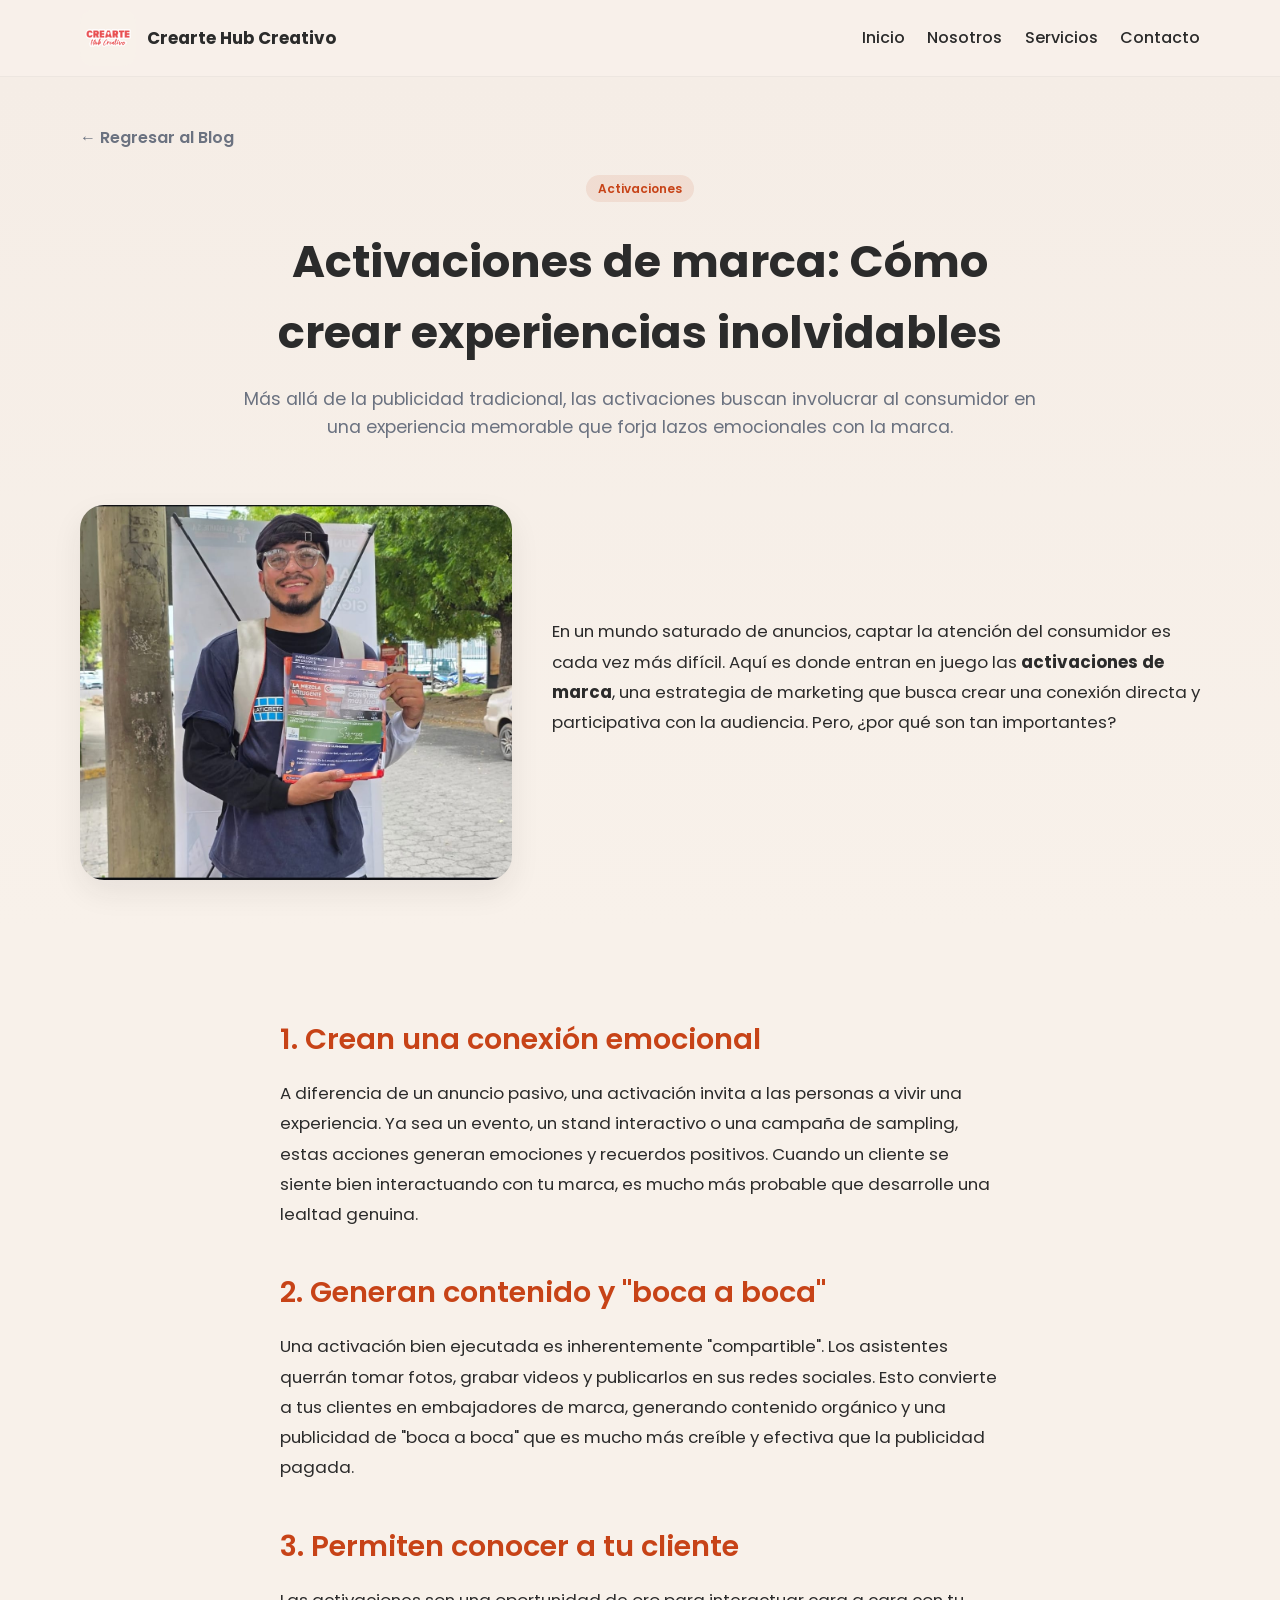
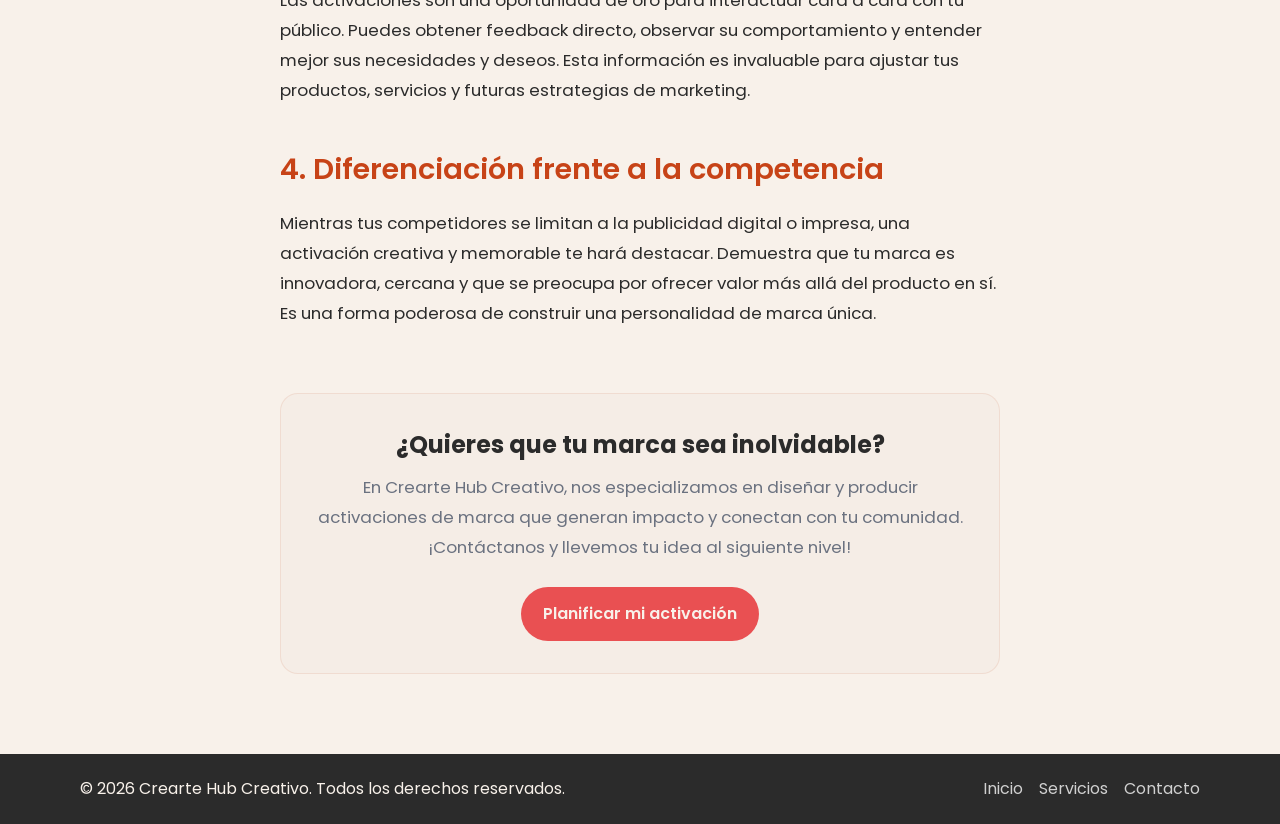
<file: blog-post-activations.html>
<!DOCTYPE html>
<html lang="es">
  <head>
    <meta charset="UTF-8" />
    <meta name="viewport" content="width=device-width, initial-scale=1.0" />
    <title>Activaciones de marca: Cómo crear experiencias inolvidables - Crearte Hub Creativo</title>
    <meta name="description" content="Descubre qué son las activaciones de marca y por qué son una herramienta poderosa para conectar emocionalmente con tu audiencia." />
    <link rel="preconnect" href="https://fonts.googleapis.com" />
    <link rel="preconnect" href="https://fonts.gstatic.com" crossorigin />
    <link href="https://fonts.googleapis.com/css2?family=Poppins:wght@400;500;600;700&display=swap" rel="stylesheet" />
    <link rel="stylesheet" href="css/styles.css" />
    <link rel="stylesheet" href="css/blog-post.css" />
  </head>
  <body>
    <header class="site-header">
      <div class="container nav-bar">
        <a class="brand" href="index.html">
          <img src="img/LOGOS CREARTE_Mesa de trabajo 1.png" alt="Logo de Crearte" />
          <span>Crearte Hub Creativo</span>
        </a>
        <nav class="nav-links" aria-label="Navegación principal">
          <a href="index.html">Inicio</a>
          <a href="index.html#nosotros">Nosotros</a>
          <a href="index.html#servicios">Servicios</a>
          <a href="index.html#contacto">Contacto</a>
        </nav>
      </div>
    </header>

    <main>
      <article class="article-container">
        <header class="article-header">
          <div class="container">
            <a href="blog.html" class="btn-back">← Regresar al Blog</a>
            <div class="article-header-top-text">
              <span class="blog-post-category">Activaciones</span>
              <h1>Activaciones de marca: Cómo crear experiencias inolvidables</h1>
              <p class="article-subtitle">Más allá de la publicidad tradicional, las activaciones buscan involucrar al consumidor en una experiencia memorable que forja lazos emocionales con la marca.</p>
            </div>
            <div class="article-header-grid">
              <img src="img/cris.jpg" alt="Personas interactuando en un evento de activación de marca" class="article-image" />
              <div class="article-intro-paragraph">
                <p>En un mundo saturado de anuncios, captar la atención del consumidor es cada vez más difícil. Aquí es donde entran en juego las <strong>activaciones de marca</strong>, una estrategia de marketing que busca crear una conexión directa y participativa con la audiencia. Pero, ¿por qué son tan importantes?</p>
              </div>
            </div>
          </div>
        </header>

        <section class="article-content">
          <div class="container">
            <h2>1. Crean una conexión emocional</h2>
            <p>A diferencia de un anuncio pasivo, una activación invita a las personas a vivir una experiencia. Ya sea un evento, un stand interactivo o una campaña de sampling, estas acciones generan emociones y recuerdos positivos. Cuando un cliente se siente bien interactuando con tu marca, es mucho más probable que desarrolle una lealtad genuina.</p>

            <h2>2. Generan contenido y "boca a boca"</h2>
            <p>Una activación bien ejecutada es inherentemente "compartible". Los asistentes querrán tomar fotos, grabar videos y publicarlos en sus redes sociales. Esto convierte a tus clientes en embajadores de marca, generando contenido orgánico y una publicidad de "boca a boca" que es mucho más creíble y efectiva que la publicidad pagada.</p>

            <h2>3. Permiten conocer a tu cliente</h2>
            <p>Las activaciones son una oportunidad de oro para interactuar cara a cara con tu público. Puedes obtener feedback directo, observar su comportamiento y entender mejor sus necesidades y deseos. Esta información es invaluable para ajustar tus productos, servicios y futuras estrategias de marketing.</p>

            <h2>4. Diferenciación frente a la competencia</h2>
            <p>Mientras tus competidores se limitan a la publicidad digital o impresa, una activación creativa y memorable te hará destacar. Demuestra que tu marca es innovadora, cercana y que se preocupa por ofrecer valor más allá del producto en sí. Es una forma poderosa de construir una personalidad de marca única.</p>

            <div class="article-cta">
              <h3>¿Quieres que tu marca sea inolvidable?</h3>
              <p>En Crearte Hub Creativo, nos especializamos en diseñar y producir activaciones de marca que generan impacto y conectan con tu comunidad. ¡Contáctanos y llevemos tu idea al siguiente nivel!</p>
              <a href="index.html#contacto" class="btn btn-primary">Planificar mi activación</a>
            </div>
          </div>
        </section>
      </article>
    </main>

    <footer class="site-footer">
      <div class="container footer-content">
        <p>© 2026 Crearte Hub Creativo. Todos los derechos reservados.</p>
        <div class="footer-links">
          <a href="index.html">Inicio</a>
          <a href="index.html#servicios">Servicios</a>
          <a href="index.html#contacto">Contacto</a>
        </div>
      </div>
    </footer>
  </body>
</html>
</file>
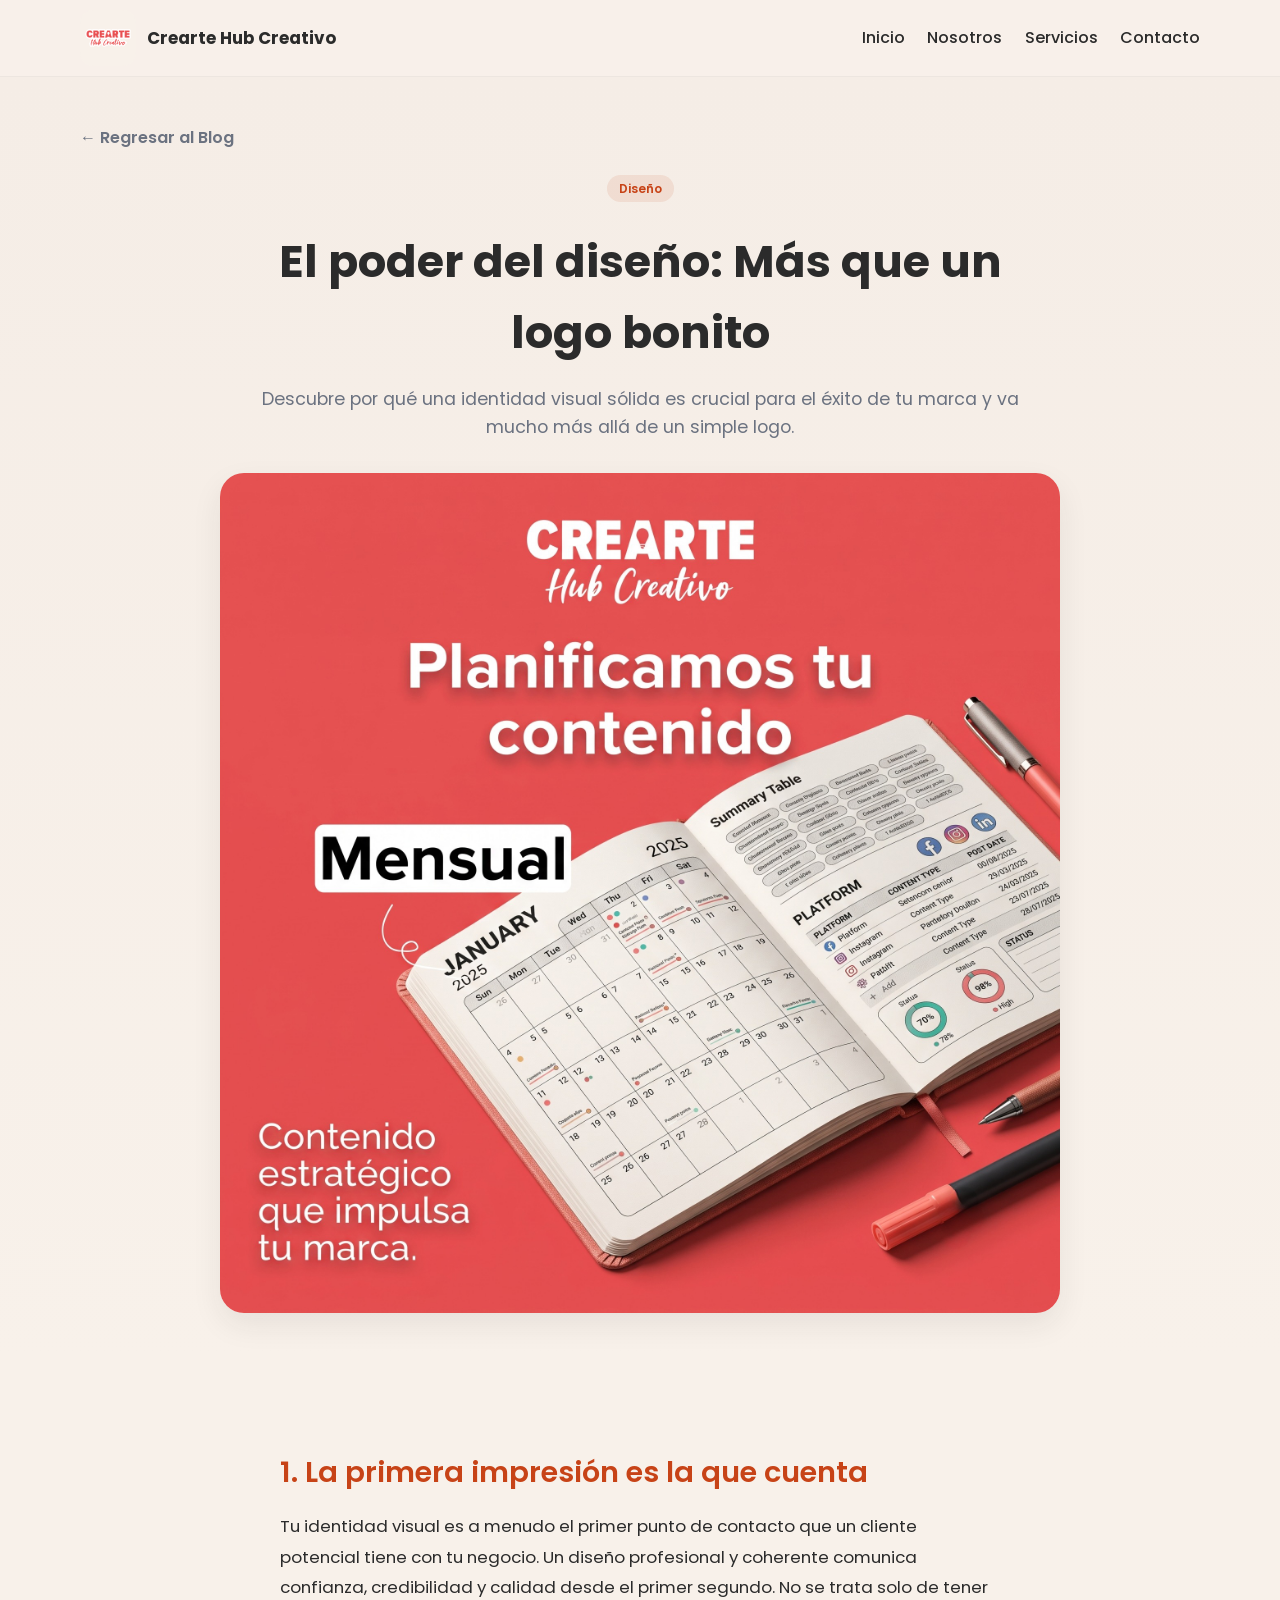
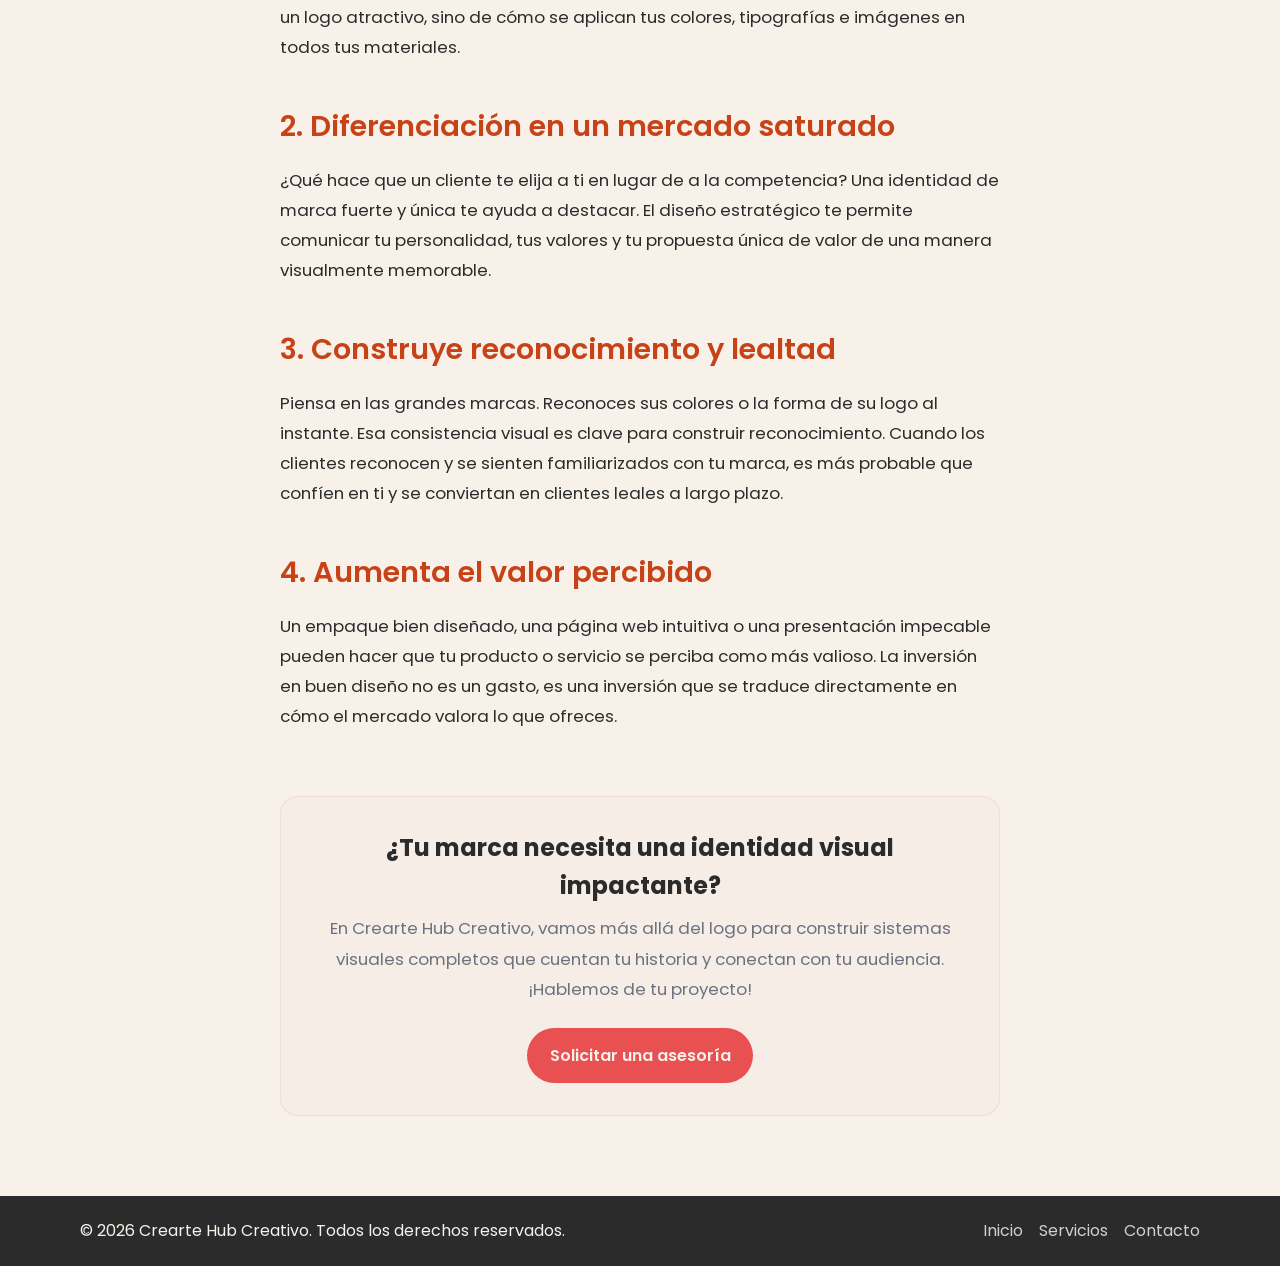
<file: blog-post-design.html>
<!DOCTYPE html>
<html lang="es">
  <head>
    <meta charset="UTF-8" />
    <meta name="viewport" content="width=device-width, initial-scale=1.0" />
    <title>El poder del diseño: Más que un logo bonito - Crearte Hub Creativo</title>
    <meta name="description" content="Descubre por qué una identidad visual sólida es crucial para el éxito de tu marca y va mucho más allá de un simple logo." />
    <link rel="preconnect" href="https://fonts.googleapis.com" />
    <link rel="preconnect" href="https://fonts.gstatic.com" crossorigin />
    <link href="https://fonts.googleapis.com/css2?family=Poppins:wght@400;500;600;700&display=swap" rel="stylesheet" />
    <link rel="stylesheet" href="css/styles.css" />
    <link rel="stylesheet" href="css/blog-post.css" />
  </head>
  <body>
    <header class="site-header">
      <div class="container nav-bar">
        <a class="brand" href="index.html">
          <img src="img/LOGOS CREARTE_Mesa de trabajo 1.png" alt="Logo de Crearte" />
          <span>Crearte Hub Creativo</span>
        </a>
        <nav class="nav-links" aria-label="Navegación principal">
          <a href="index.html">Inicio</a>
          <a href="index.html#nosotros">Nosotros</a>
          <a href="index.html#servicios">Servicios</a>
          <a href="index.html#contacto">Contacto</a>
        </nav>
      </div>
    </header>

    <main>
      <article class="article-container">
        <header class="article-header">
          <div class="container">
            <a href="blog.html" class="btn-back">← Regresar al Blog</a>
            <div class="article-header-top-text">
              <span class="blog-post-category">Diseño</span>
              <h1>El poder del diseño: Más que un logo bonito</h1>
              <p class="article-subtitle">Descubre por qué una identidad visual sólida es crucial para el éxito de tu marca y va mucho más allá de un simple logo.</p>
            </div>
            <img src="img/identidad.jpg" alt="Manual de identidad de marca sobre una mesa de trabajo" class="article-image" style="width: 75%; margin-left: auto; margin-right: auto;" />
          </div>
        </header>

        <section class="article-content">
          <div class="container">
            <h2>1. La primera impresión es la que cuenta</h2>
            <p>Tu identidad visual es a menudo el primer punto de contacto que un cliente potencial tiene con tu negocio. Un diseño profesional y coherente comunica confianza, credibilidad y calidad desde el primer segundo. No se trata solo de tener un logo atractivo, sino de cómo se aplican tus colores, tipografías e imágenes en todos tus materiales.</p>

            <h2>2. Diferenciación en un mercado saturado</h2>
            <p>¿Qué hace que un cliente te elija a ti en lugar de a la competencia? Una identidad de marca fuerte y única te ayuda a destacar. El diseño estratégico te permite comunicar tu personalidad, tus valores y tu propuesta única de valor de una manera visualmente memorable.</p>

            <h2>3. Construye reconocimiento y lealtad</h2>
            <p>Piensa en las grandes marcas. Reconoces sus colores o la forma de su logo al instante. Esa consistencia visual es clave para construir reconocimiento. Cuando los clientes reconocen y se sienten familiarizados con tu marca, es más probable que confíen en ti y se conviertan en clientes leales a largo plazo.</p>

            <h2>4. Aumenta el valor percibido</h2>
            <p>Un empaque bien diseñado, una página web intuitiva o una presentación impecable pueden hacer que tu producto o servicio se perciba como más valioso. La inversión en buen diseño no es un gasto, es una inversión que se traduce directamente en cómo el mercado valora lo que ofreces.</p>

            <div class="article-cta">
              <h3>¿Tu marca necesita una identidad visual impactante?</h3>
              <p>En Crearte Hub Creativo, vamos más allá del logo para construir sistemas visuales completos que cuentan tu historia y conectan con tu audiencia. ¡Hablemos de tu proyecto!</p>
              <a href="index.html#contacto" class="btn btn-primary">Solicitar una asesoría</a>
            </div>
          </div>
        </section>
      </article>
    </main>

    <footer class="site-footer">
      <div class="container footer-content">
        <p>© 2026 Crearte Hub Creativo. Todos los derechos reservados.</p>
        <div class="footer-links">
          <a href="index.html">Inicio</a>
          <a href="index.html#servicios">Servicios</a>
          <a href="index.html#contacto">Contacto</a>
        </div>
      </div>
    </footer>
  </body>
</html>
</file>
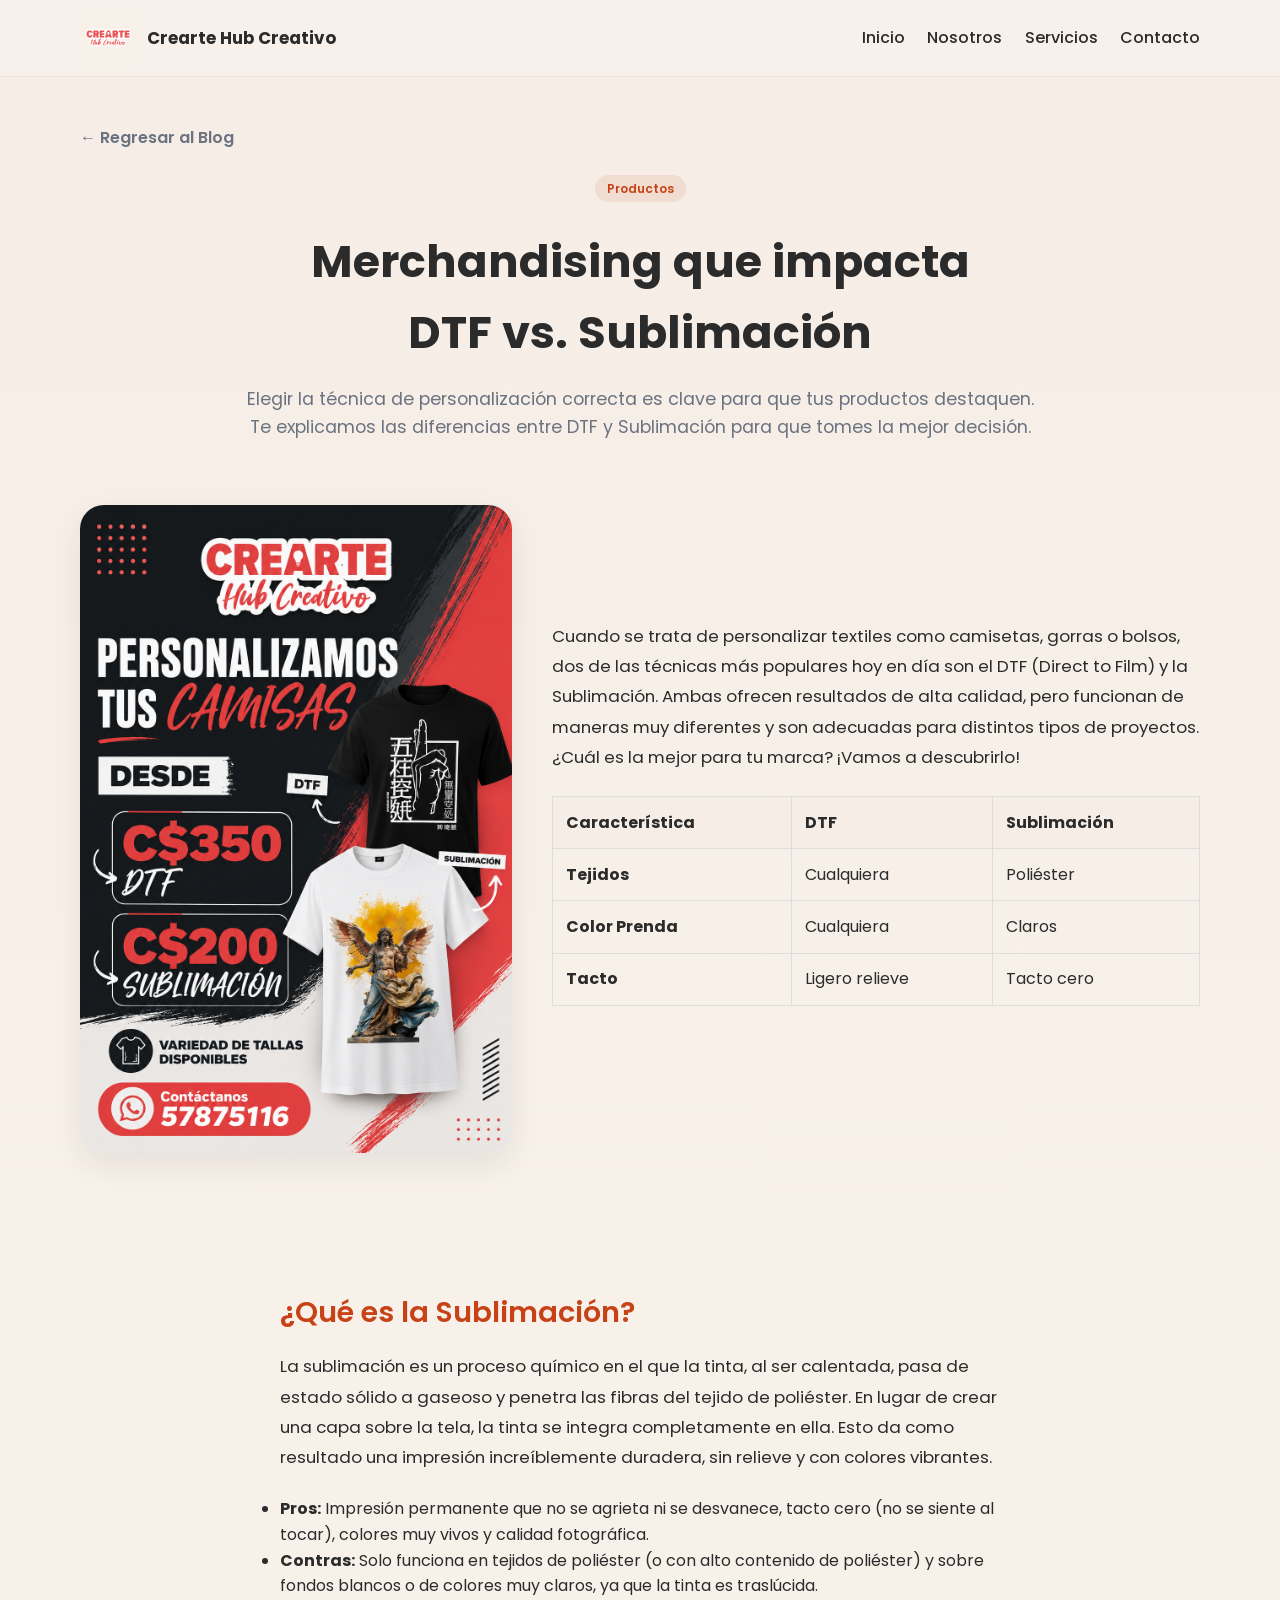
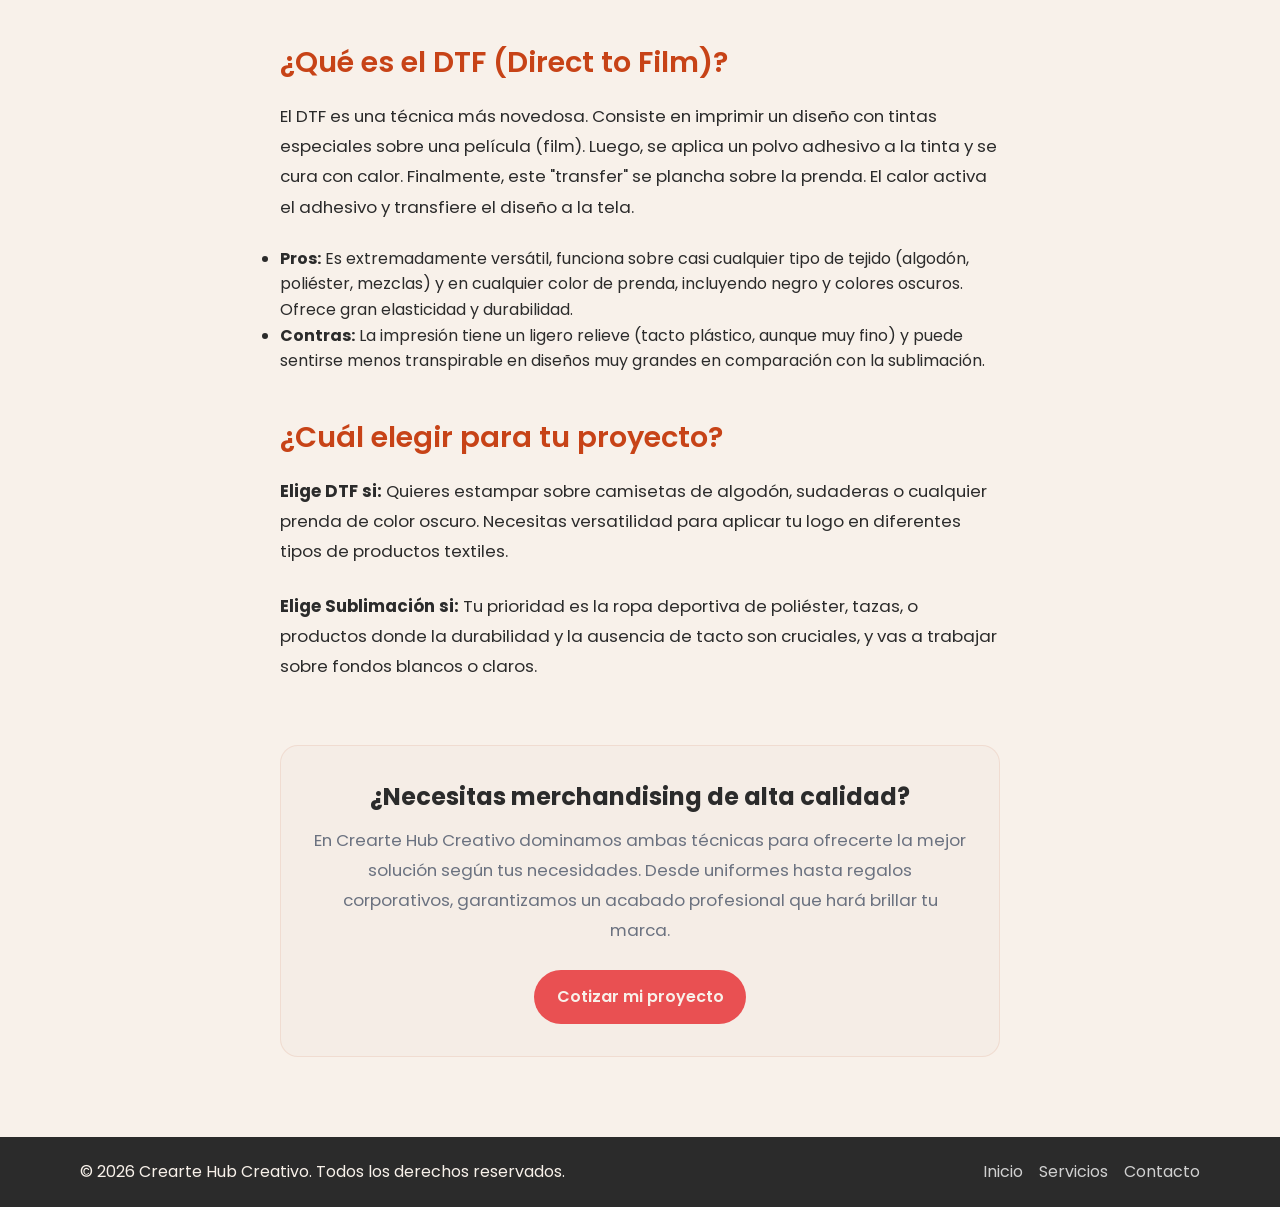
<file: blog-post-merchandising.html>
<!DOCTYPE html>
<html lang="es">
  <head>
    <meta charset="UTF-8" />
    <meta name="viewport" content="width=device-width, initial-scale=1.0" />
    <title>Merchandising que impacta: DTF vs. Sublimación - Crearte Hub Creativo</title>
    <meta name="description" content="¿DTF o Sublimación? Descubre las diferencias clave, ventajas y desventajas de cada técnica para elegir la mejor opción para tu merchandising." />
    <link rel="preconnect" href="https://fonts.googleapis.com" />
    <link rel="preconnect" href="https://fonts.gstatic.com" crossorigin />
    <link href="https://fonts.googleapis.com/css2?family=Poppins:wght@400;500;600;700&display=swap" rel="stylesheet" />
    <link rel="stylesheet" href="css/styles.css" />
    <link rel="stylesheet" href="css/blog-post.css" />
  </head>
  <body>
    <header class="site-header">
      <div class="container nav-bar">
        <a class="brand" href="index.html">
          <img src="img/LOGOS CREARTE_Mesa de trabajo 1.png" alt="Logo de Crearte" />
          <span>Crearte Hub Creativo</span>
        </a>
        <nav class="nav-links" aria-label="Navegación principal">
          <a href="index.html">Inicio</a>
          <a href="index.html#nosotros">Nosotros</a>
          <a href="index.html#servicios">Servicios</a>
          <a href="index.html#contacto">Contacto</a>
        </nav>
      </div>
    </header>

    <main>
      <article class="article-container">
        <header class="article-header">
          <div class="container">
            <a href="blog.html" class="btn-back">← Regresar al Blog</a>
            <div class="article-header-top-text">
              <span class="blog-post-category">Productos</span>
              <h1>Merchandising que impacta<br>DTF vs. Sublimación</h1>
              <p class="article-subtitle">Elegir la técnica de personalización correcta es clave para que tus productos destaquen. Te explicamos las diferencias entre DTF y Sublimación para que tomes la mejor decisión.</p>
            </div>
            <div class="article-header-grid">
              <img src="img/camisa.png" alt="Camisa negra personalizada con un logo impreso" class="article-image" style="height: auto; object-fit: contain;" />
              <div class="article-intro-paragraph">
                <p>Cuando se trata de personalizar textiles como camisetas, gorras o bolsos, dos de las técnicas más populares hoy en día son el DTF (Direct to Film) y la Sublimación. Ambas ofrecen resultados de alta calidad, pero funcionan de maneras muy diferentes y son adecuadas para distintos tipos de proyectos. ¿Cuál es la mejor para tu marca? ¡Vamos a descubrirlo!</p>
                <div class="table-responsive" style="overflow-x: auto; margin-top: 1.5rem;">
                  <table style="width: 100%; border-collapse: collapse;">
                    <thead style="background-color: var(--color-light);">
                      <tr>
                        <th style="padding: 0.8rem; border: 1px solid #ddd; text-align: left;">Característica</th>
                        <th style="padding: 0.8rem; border: 1px solid #ddd; text-align: left;">DTF</th>
                        <th style="padding: 0.8rem; border: 1px solid #ddd; text-align: left;">Sublimación</th>
                      </tr>
                    </thead>
                    <tbody>
                      <tr><td style="padding: 0.8rem; border: 1px solid #ddd;"><strong>Tejidos</strong></td><td style="padding: 0.8rem; border: 1px solid #ddd;">Cualquiera</td><td style="padding: 0.8rem; border: 1px solid #ddd;">Poliéster</td></tr>
                      <tr><td style="padding: 0.8rem; border: 1px solid #ddd;"><strong>Color Prenda</strong></td><td style="padding: 0.8rem; border: 1px solid #ddd;">Cualquiera</td><td style="padding: 0.8rem; border: 1px solid #ddd;">Claros</td></tr>
                      <tr><td style="padding: 0.8rem; border: 1px solid #ddd;"><strong>Tacto</strong></td><td style="padding: 0.8rem; border: 1px solid #ddd;">Ligero relieve</td><td style="padding: 0.8rem; border: 1px solid #ddd;">Tacto cero</td></tr>
                    </tbody>
                  </table>
                </div>
              </div>
            </div>
          </div>
        </header>

        <section class="article-content">
          <div class="container">
            <h2>¿Qué es la Sublimación?</h2>
            <p>La sublimación es un proceso químico en el que la tinta, al ser calentada, pasa de estado sólido a gaseoso y penetra las fibras del tejido de poliéster. En lugar de crear una capa sobre la tela, la tinta se integra completamente en ella. Esto da como resultado una impresión increíblemente duradera, sin relieve y con colores vibrantes.</p>
            <ul>
              <li><strong>Pros:</strong> Impresión permanente que no se agrieta ni se desvanece, tacto cero (no se siente al tocar), colores muy vivos y calidad fotográfica.</li>
              <li><strong>Contras:</strong> Solo funciona en tejidos de poliéster (o con alto contenido de poliéster) y sobre fondos blancos o de colores muy claros, ya que la tinta es traslúcida.</li>
            </ul>

            <h2>¿Qué es el DTF (Direct to Film)?</h2>
            <p>El DTF es una técnica más novedosa. Consiste en imprimir un diseño con tintas especiales sobre una película (film). Luego, se aplica un polvo adhesivo a la tinta y se cura con calor. Finalmente, este "transfer" se plancha sobre la prenda. El calor activa el adhesivo y transfiere el diseño a la tela.</p>
            <ul>
              <li><strong>Pros:</strong> Es extremadamente versátil, funciona sobre casi cualquier tipo de tejido (algodón, poliéster, mezclas) y en cualquier color de prenda, incluyendo negro y colores oscuros. Ofrece gran elasticidad y durabilidad.</li>
              <li><strong>Contras:</strong> La impresión tiene un ligero relieve (tacto plástico, aunque muy fino) y puede sentirse menos transpirable en diseños muy grandes en comparación con la sublimación.</li>
            </ul>

            <h2>¿Cuál elegir para tu proyecto?</h2>
            <p><strong>Elige DTF si:</strong> Quieres estampar sobre camisetas de algodón, sudaderas o cualquier prenda de color oscuro. Necesitas versatilidad para aplicar tu logo en diferentes tipos de productos textiles.</p>
            <p><strong>Elige Sublimación si:</strong> Tu prioridad es la ropa deportiva de poliéster, tazas, o productos donde la durabilidad y la ausencia de tacto son cruciales, y vas a trabajar sobre fondos blancos o claros.</p>

            <div class="article-cta">
              <h3>¿Necesitas merchandising de alta calidad?</h3>
              <p>En Crearte Hub Creativo dominamos ambas técnicas para ofrecerte la mejor solución según tus necesidades. Desde uniformes hasta regalos corporativos, garantizamos un acabado profesional que hará brillar tu marca.</p>
              <a href="index.html#contacto" class="btn btn-primary">Cotizar mi proyecto</a>
            </div>
          </div>
        </section>
      </article>
    </main>

    <footer class="site-footer">
      <div class="container footer-content">
        <p>© 2026 Crearte Hub Creativo. Todos los derechos reservados.</p>
        <div class="footer-links">
          <a href="index.html">Inicio</a>
          <a href="index.html#servicios">Servicios</a>
          <a href="index.html#contacto">Contacto</a>
        </div>
      </div>
    </footer>
  </body>
</html>
</file>
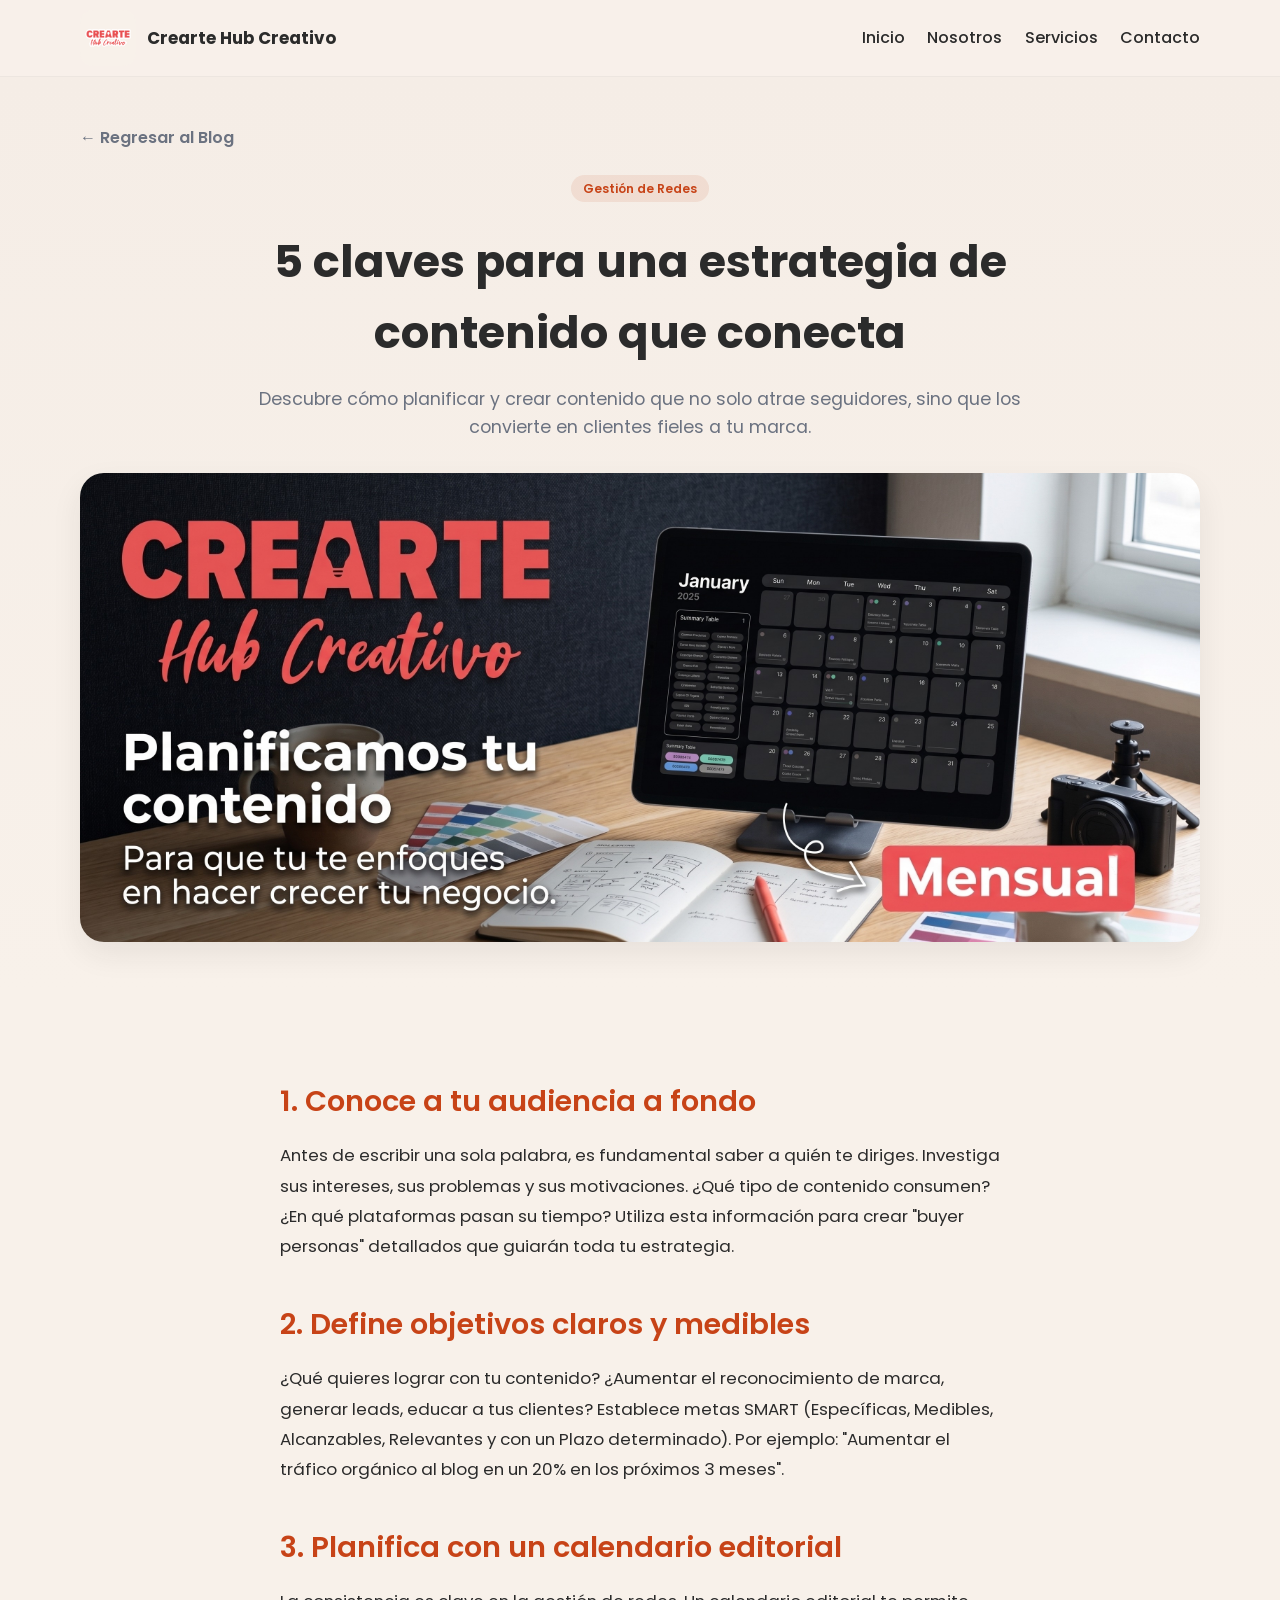
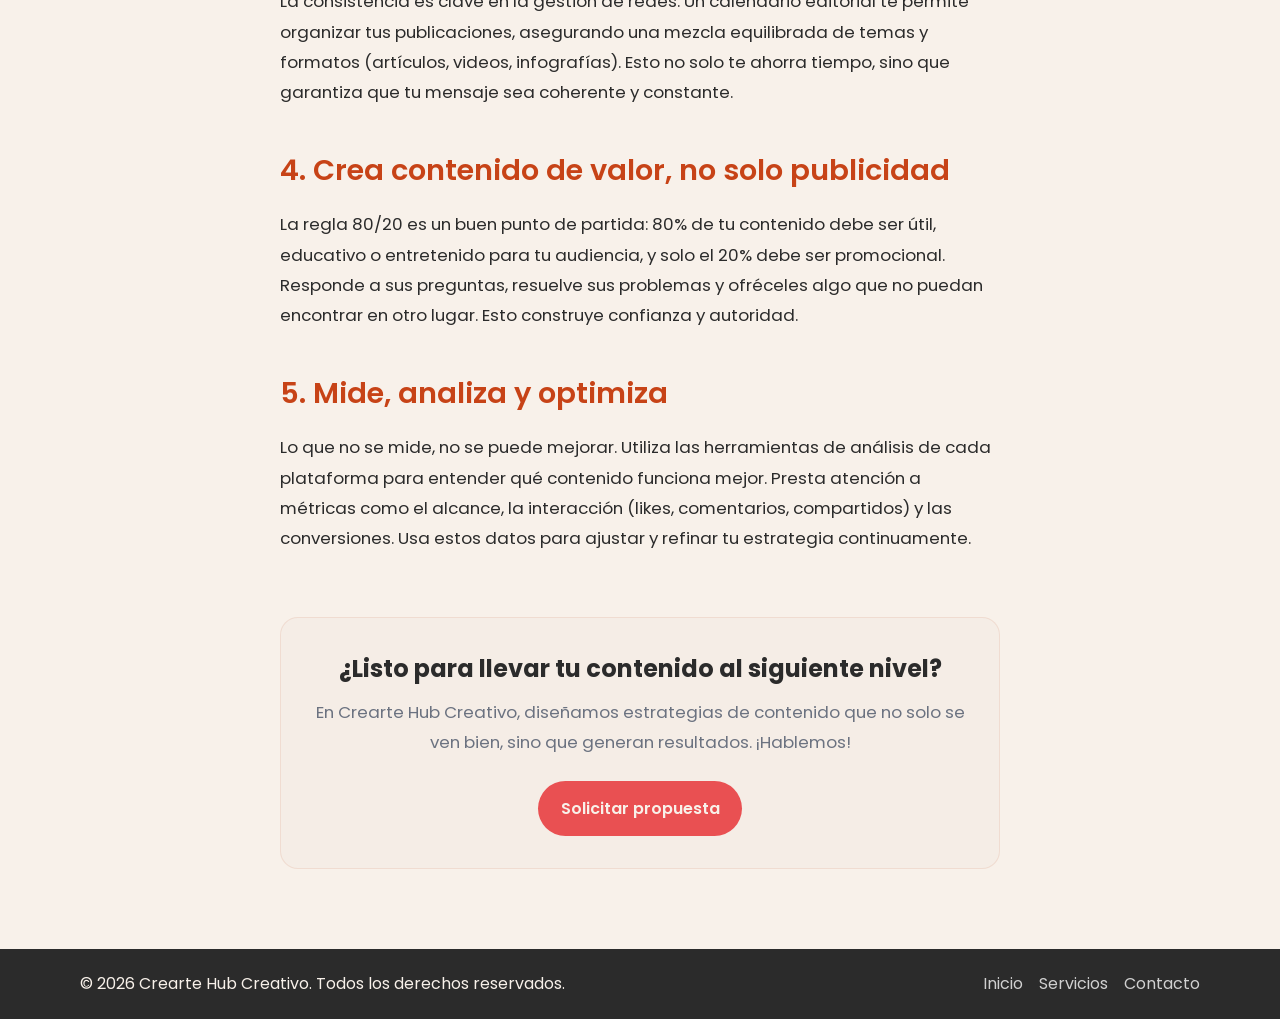
<file: blog-post.html>
<!DOCTYPE html>
<html lang="es">
  <head>
    <meta charset="UTF-8" />
    <meta name="viewport" content="width=device-width, initial-scale=1.0" />
    <title>5 claves para una estrategia de contenido que conecta - Crearte Hub Creativo</title>
    <meta name="description" content="Descubre cómo planificar y crear contenido que no solo atrae seguidores, sino que los convierte en clientes fieles a tu marca." />
    <link rel="preconnect" href="https://fonts.googleapis.com" />
    <link rel="preconnect" href="https://fonts.gstatic.com" crossorigin />
    <link href="https://fonts.googleapis.com/css2?family=Poppins:wght@400;500;600;700&display=swap" rel="stylesheet" />
    <link rel="stylesheet" href="css/styles.css" />
    <link rel="stylesheet" href="css/blog-post.css" />
  </head>
  <body>
    <header class="site-header">
      <div class="container nav-bar">
        <a class="brand" href="index.html">
          <img src="img/LOGOS CREARTE_Mesa de trabajo 1.png" alt="Logo de Crearte" />
          <span>Crearte Hub Creativo</span>
        </a>
        <nav class="nav-links" aria-label="Navegación principal">
          <a href="index.html">Inicio</a>
          <a href="index.html#nosotros">Nosotros</a>
          <a href="index.html#servicios">Servicios</a>
          <a href="index.html#contacto">Contacto</a>
        </nav>
      </div>
    </header>

    <main>
      <article class="article-container">
        <header class="article-header">
          <div class="container">
            <a href="blog.html" class="btn-back">← Regresar al Blog</a>
            <div class="article-header-top-text" style="text-align: center;">
              <span class="blog-post-category" style="margin-bottom: 1rem;">Gestión de Redes</span>
              <h1>5 claves para una estrategia de contenido que conecta</h1>
              <p class="article-subtitle">Descubre cómo planificar y crear contenido que no solo atrae seguidores, sino que los convierte en clientes fieles a tu marca.</p>
            </div>
            <img src="img/portada 2.jpg" alt="Personas colaborando en una estrategia de redes sociales" class="article-image" style="margin-top: 2rem;" />
          </div>
        </header>

        <section class="article-content">
          <div class="container">
            <h2>1. Conoce a tu audiencia a fondo</h2>
            <p>Antes de escribir una sola palabra, es fundamental saber a quién te diriges. Investiga sus intereses, sus problemas y sus motivaciones. ¿Qué tipo de contenido consumen? ¿En qué plataformas pasan su tiempo? Utiliza esta información para crear "buyer personas" detallados que guiarán toda tu estrategia.</p>

            <h2>2. Define objetivos claros y medibles</h2>
            <p>¿Qué quieres lograr con tu contenido? ¿Aumentar el reconocimiento de marca, generar leads, educar a tus clientes? Establece metas SMART (Específicas, Medibles, Alcanzables, Relevantes y con un Plazo determinado). Por ejemplo: "Aumentar el tráfico orgánico al blog en un 20% en los próximos 3 meses".</p>

            <h2>3. Planifica con un calendario editorial</h2>
            <p>La consistencia es clave en la gestión de redes. Un calendario editorial te permite organizar tus publicaciones, asegurando una mezcla equilibrada de temas y formatos (artículos, videos, infografías). Esto no solo te ahorra tiempo, sino que garantiza que tu mensaje sea coherente y constante.</p>

            <h2>4. Crea contenido de valor, no solo publicidad</h2>
            <p>La regla 80/20 es un buen punto de partida: 80% de tu contenido debe ser útil, educativo o entretenido para tu audiencia, y solo el 20% debe ser promocional. Responde a sus preguntas, resuelve sus problemas y ofréceles algo que no puedan encontrar en otro lugar. Esto construye confianza y autoridad.</p>

            <h2>5. Mide, analiza y optimiza</h2>
            <p>Lo que no se mide, no se puede mejorar. Utiliza las herramientas de análisis de cada plataforma para entender qué contenido funciona mejor. Presta atención a métricas como el alcance, la interacción (likes, comentarios, compartidos) y las conversiones. Usa estos datos para ajustar y refinar tu estrategia continuamente.</p>

            <div class="article-cta">
              <h3>¿Listo para llevar tu contenido al siguiente nivel?</h3>
              <p>En Crearte Hub Creativo, diseñamos estrategias de contenido que no solo se ven bien, sino que generan resultados. ¡Hablemos!</p>
              <a href="index.html#contacto" class="btn btn-primary">Solicitar propuesta</a>
            </div>
          </div>
        </section>
      </article>
    </main>

    <footer class="site-footer">
      <div class="container footer-content">
        <p>© 2026 Crearte Hub Creativo. Todos los derechos reservados.</p>
        <div class="footer-links">
          <a href="index.html">Inicio</a>
          <a href="index.html#servicios">Servicios</a>
          <a href="index.html#contacto">Contacto</a>
        </div>
      </div>
    </footer>
  </body>
</html>
</file>
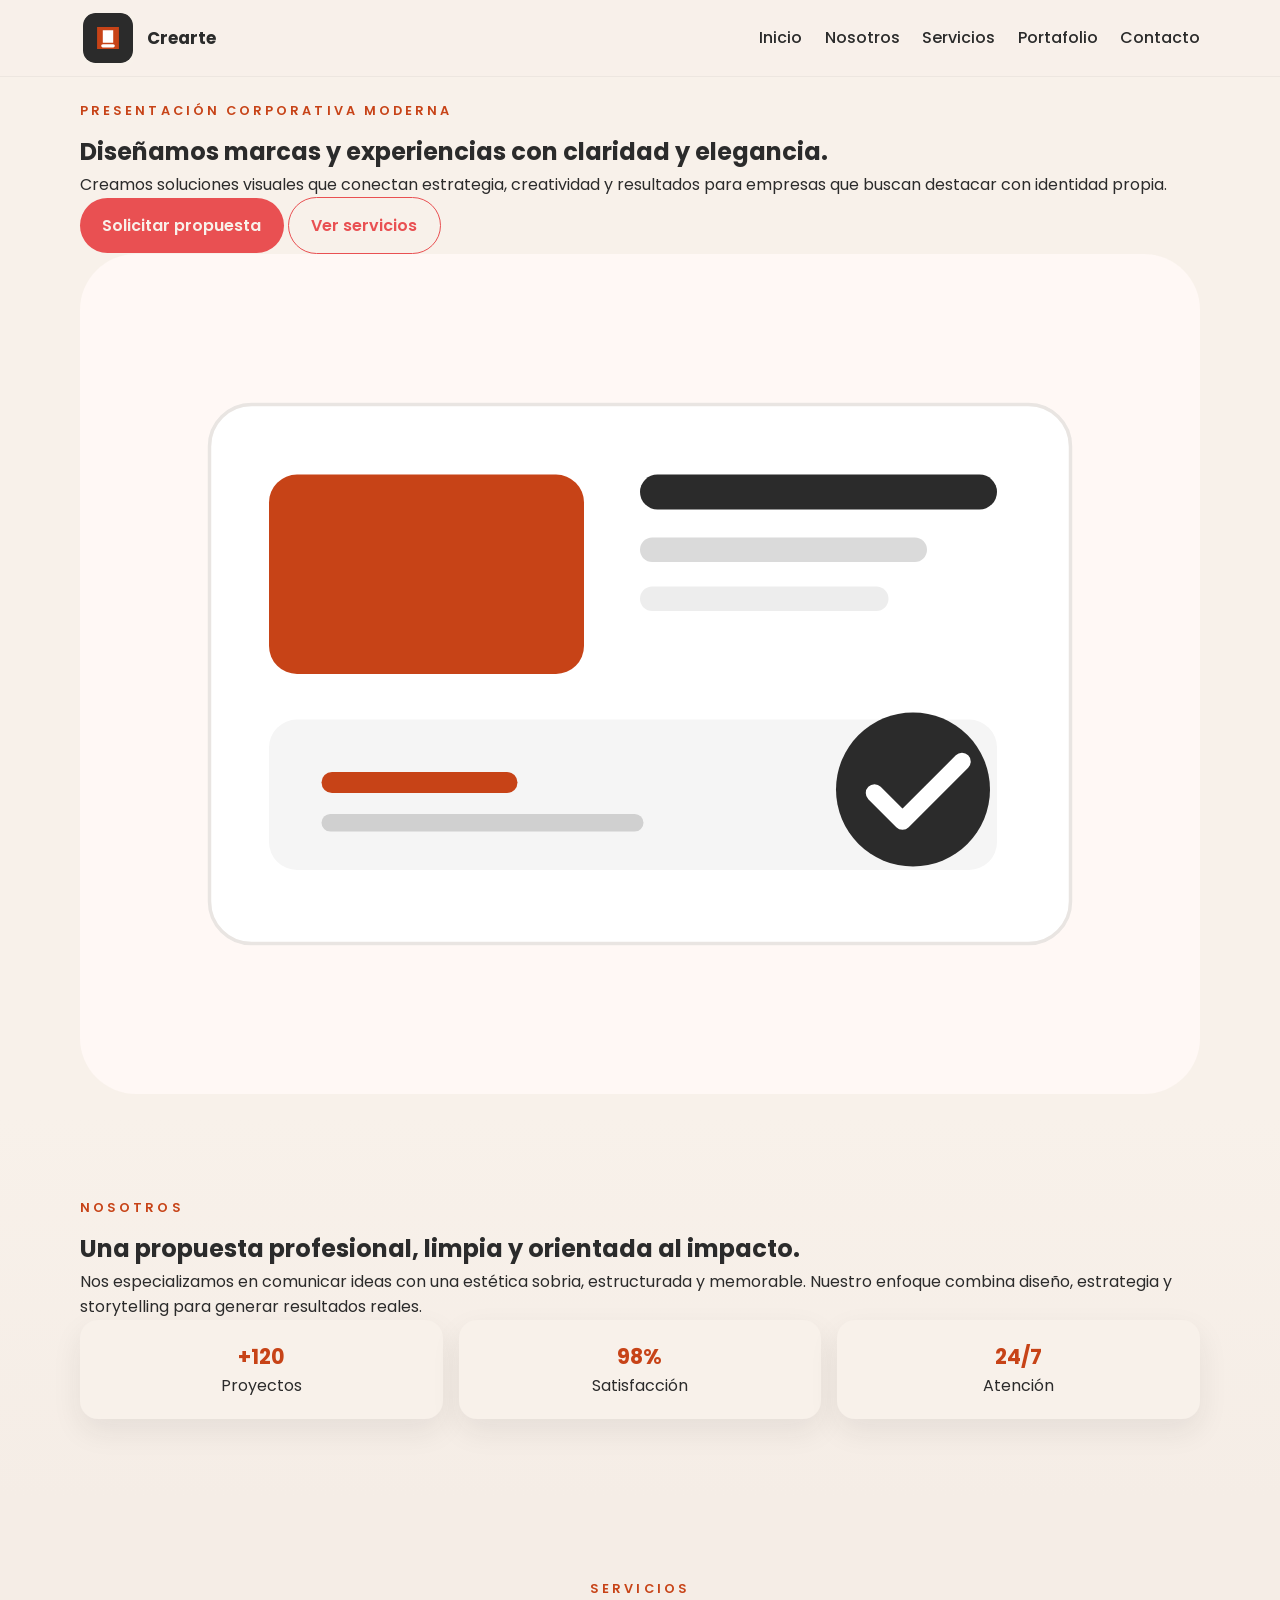
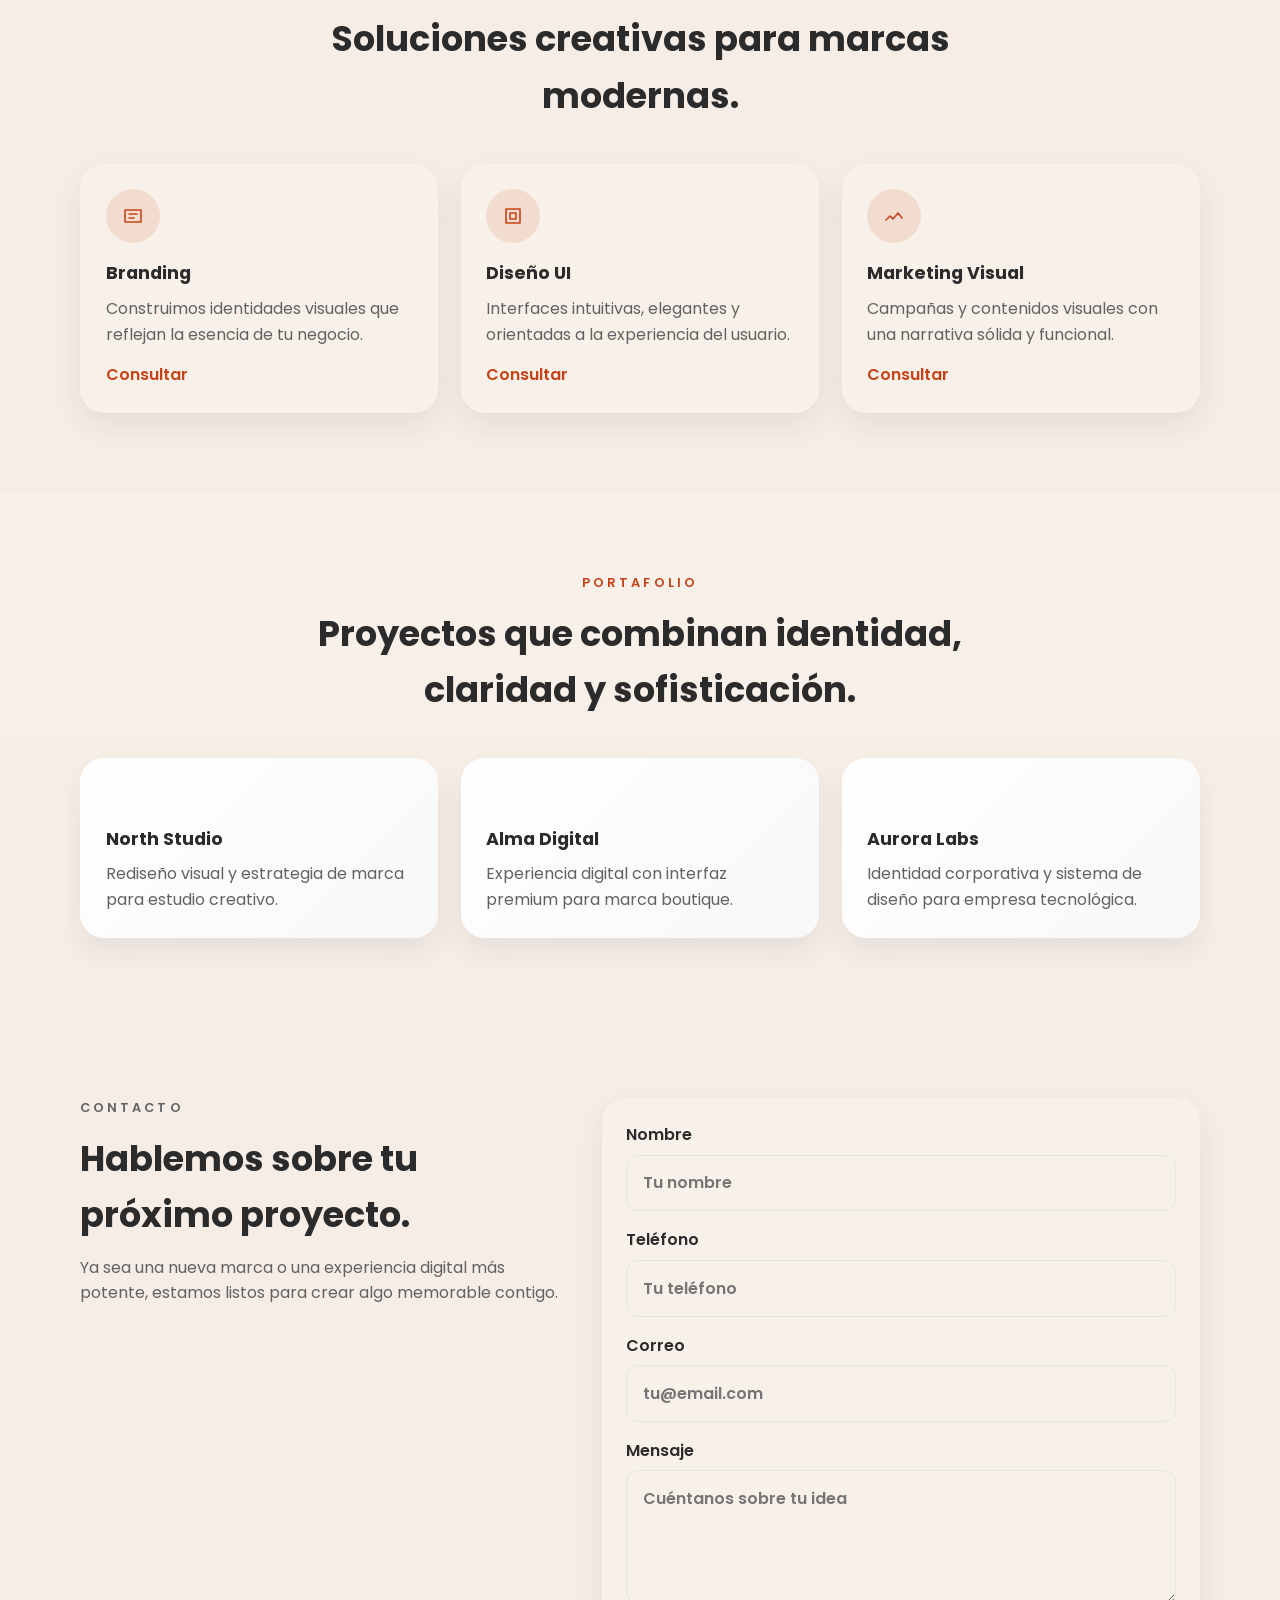
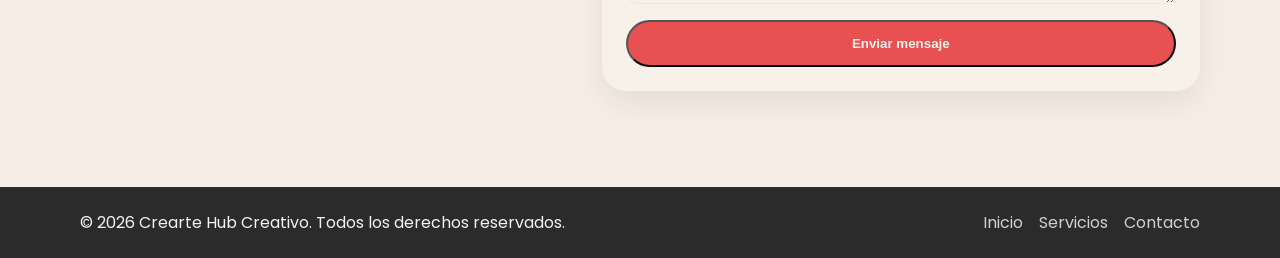
<file: Crearte.html>
<!DOCTYPE html>
<html lang="es">
  <head>
    <meta charset="UTF-8" />
    <meta name="viewport" content="width=device-width, initial-scale=1.0" />
    <title>Crearte Hub Creativo</title>
    <meta
      name="description"
      content="Presentación corporativa moderna de Crearte Hub Creativo."
    />
    <link rel="preconnect" href="https://fonts.googleapis.com" />
    <link rel="preconnect" href="https://fonts.gstatic.com" crossorigin />
    <link
      href="https://fonts.googleapis.com/css2?family=Poppins:wght@400;500;600;700&display=swap"
      rel="stylesheet"
    />
    <link rel="stylesheet" href="css/styles.css" />
  </head>
  <body>
    <header class="site-header">
      <div class="container nav-bar">
        <a class="brand" href="#inicio">
          <img src="assets/logo.svg" alt="Logo de Crearte" />
          <span>Crearte</span>
        </a>

        <button class="menu-toggle" aria-label="Abrir menú" aria-expanded="false">
          <span></span>
          <span></span>
          <span></span>
        </button>

        <nav class="nav-links" aria-label="Navegación principal">
          <a href="#inicio">Inicio</a>
          <a href="#nosotros">Nosotros</a>
          <a href="#servicios">Servicios</a>
          <a href="#portafolio">Portafolio</a>
          <a href="#contacto">Contacto</a>
        </nav>
      </div>
    </header>

    <main id="inicio">
      <section class="hero section">
        <div class="container hero-grid">
          <div class="hero-copy reveal fade-in">
            <p class="eyebrow">Presentación corporativa moderna</p>
            <h1>Diseñamos marcas y experiencias con claridad y elegancia.</h1>
            <p class="hero-text">
              Creamos soluciones visuales que conectan estrategia, creatividad y
              resultados para empresas que buscan destacar con identidad propia.
            </p>
            <div class="hero-actions">
              <a class="btn btn-primary" href="#contacto">Solicitar propuesta</a>
              <a class="btn btn-secondary" href="#servicios">Ver servicios</a>
            </div>
          </div>

          <div class="hero-visual reveal slide-up">
            <img src="img/hero-illustration.svg" alt="Ilustración de una presentación empresarial" />
          </div>
        </div>
      </section>

      <section id="nosotros" class="section section-muted">
        <div class="container about-grid">
          <div class="reveal fade-in">
            <p class="eyebrow">Nosotros</p>
            <h2>Una propuesta profesional, limpia y orientada al impacto.</h2>
            <p>
              Nos especializamos en comunicar ideas con una estética sobria,
              estructurada y memorable. Nuestro enfoque combina diseño,
              estrategia y storytelling para generar resultados reales.
            </p>
          </div>

          <div class="stats reveal zoom">
            <div>
              <strong>+120</strong>
              <span>Proyectos</span>
            </div>
            <div>
              <strong>98%</strong>
              <span>Satisfacción</span>
            </div>
            <div>
              <strong>24/7</strong>
              <span>Atención</span>
            </div>
          </div>
        </div>
      </section>

      <section id="servicios" class="section">
        <div class="container">
          <div class="section-heading reveal fade-in">
            <p class="eyebrow">Servicios</p>
            <h2>Soluciones creativas para marcas modernas.</h2>
          </div>

          <div class="cards-grid">
            <article class="card reveal slide-up">
              <div class="card-icon">
                <svg viewBox="0 0 24 24" aria-hidden="true">
                  <path d="M4 6h16v12H4z" />
                  <path d="M8 10h8M8 14h5" />
                </svg>
              </div>
              <h3>Branding</h3>
              <p>Construimos identidades visuales que reflejan la esencia de tu negocio.</p>
              <a href="#contacto" class="text-link">Consultar</a>
            </article>

            <article class="card reveal slide-up">
              <div class="card-icon">
                <svg viewBox="0 0 24 24" aria-hidden="true">
                  <path d="M5 5h14v14H5z" />
                  <path d="M9 9h6v6H9z" />
                </svg>
              </div>
              <h3>Diseño UI</h3>
              <p>Interfaces intuitivas, elegantes y orientadas a la experiencia del usuario.</p>
              <a href="#contacto" class="text-link">Consultar</a>
            </article>

            <article class="card reveal slide-up">
              <div class="card-icon">
                <svg viewBox="0 0 24 24" aria-hidden="true">
                  <path d="M4 16l4-4 3 3 5-6 4 5" />
                </svg>
              </div>
              <h3>Marketing Visual</h3>
              <p>Campañas y contenidos visuales con una narrativa sólida y funcional.</p>
              <a href="#contacto" class="text-link">Consultar</a>
            </article>
          </div>
        </div>
      </section>

      <section class="section section-muted">
        <div class="container">
          <div class="section-heading reveal fade-in">
            <p class="eyebrow">Portafolio</p>
            <h2>Proyectos que combinan identidad, claridad y sofisticación.</h2>
          </div>

          <div class="portfolio-grid">
            <article class="portfolio-card reveal zoom">
              <h3>North Studio</h3>
              <p>Rediseño visual y estrategia de marca para estudio creativo.</p>
            </article>
            <article class="portfolio-card reveal zoom">
              <h3>Alma Digital</h3>
              <p>Experiencia digital con interfaz premium para marca boutique.</p>
            </article>
            <article class="portfolio-card reveal zoom">
              <h3>Aurora Labs</h3>
              <p>Identidad corporativa y sistema de diseño para empresa tecnológica.</p>
            </article>
          </div>
        </div>
      </section>

      <section class="section contact-section">
        <div class="container contact-grid">
          <div class="reveal fade-in">
            <p class="eyebrow">Contacto</p>
            <h2>Hablemos sobre tu próximo proyecto.</h2>
            <p>
              Ya sea una nueva marca o una experiencia digital más potente,
              estamos listos para crear algo memorable contigo.
            </p>
          </div>

          <form class="contact-form reveal slide-up">
            <label>
              Nombre
              <input type="text" placeholder="Tu nombre" />
            </label>
            <label>
              Teléfono
              <input type="tel" placeholder="Tu teléfono" />
            </label>
            <label>
              Correo
              <input type="email" placeholder="tu@email.com" />
            </label>
            <label>
              Mensaje
              <textarea rows="4" placeholder="Cuéntanos sobre tu idea"></textarea>
            </label>
            <button class="btn btn-primary" type="submit">Enviar mensaje</button>
          </form>
        </div>
      </section>
    </main>

    <footer class="site-footer">
      <div class="container footer-content">
        <p>© 2026 Crearte Hub Creativo. Todos los derechos reservados.</p>
        <div class="footer-links">
          <a href="#inicio">Inicio</a>
          <a href="#servicios">Servicios</a>
          <a href="#contacto">Contacto</a>
        </div>
      </div>
    </footer>

    <script src="js/app.js"></script>
  </body>
</html>
</file>
<file: css/styles.css>
:root {
  --color-primary: #C74317;
  --color-primary-dark: #E95052;
  --color-accent: #F06A6A;
  --color-dark: #2B2B2B;
  --color-text-secondary: #6B7280;
  --color-light: #F5EDE6;
  --color-white: #F8F1EA;
  --shadow-soft: 0 12px 30px rgba(43, 43, 43, 0.08);
  --radius-lg: 24px;
  --radius-md: 18px;
  --radius-sm: 12px;
  --transition: 0.3s ease;
}

/* Reset y base */
* {
  box-sizing: border-box;
  margin: 0;
  padding: 0;
}

html {
  scroll-behavior: smooth;
}

body {
  font-family: 'Poppins', sans-serif;
  background: var(--color-light);
  color: var(--color-dark);
  line-height: 1.6;
}

img {
  display: block;
  width: 100%;
}

a {
  color: inherit;
  text-decoration: none;
}

.container {
  width: min(1120px, calc(100% - 2rem));
  margin: 0 auto;
}

.section {
  padding: 5rem 0;
}

.section-muted {
  background: linear-gradient(180deg, var(--color-white) 0%, var(--color-light) 100%);
}

.eyebrow {
  text-transform: uppercase;
  letter-spacing: 0.24em;
  font-size: 0.8rem;
  font-weight: 600;
  color: var(--color-primary);
  margin-bottom: 0.75rem;
}

/* Header */
.site-header {
  position: sticky;
  top: 0;
  z-index: 1000;
  background: rgba(248, 241, 234, 0.94);
  backdrop-filter: blur(12px);
  border-bottom: 1px solid rgba(43, 43, 43, 0.05);
}

.nav-bar {
  display: flex;
  justify-content: space-between;
  align-items: center;
  min-height: 76px;
}

.brand {
  display: flex;
  align-items: center;
  gap: 0.7rem;
  font-weight: 700;
  font-size: 1.05rem;
}

.brand img {
  width: 56px;
  height: 56px;
  object-fit: contain;
  border-radius: 14px;
  background: var(--color-white);
  padding: 3px;
}

.nav-links {
  display: flex;
  gap: 1.4rem;
  font-weight: 500;
}

.nav-links a {
  transition: color var(--transition);
}

.nav-links a:hover {
  color: var(--color-primary);
}

.menu-toggle {
  display: none;
  flex-direction: column;
  gap: 0.25rem;
  background: transparent;
  border: 0;
  cursor: pointer;
  padding: 0.25rem;
}

.menu-toggle span {
  width: 24px;
  height: 2px;
  background: var(--color-dark);
  border-radius: 999px;
}

/* Hero */
.hero {
  padding: 1.5rem 0;
  background: var(--color-white);
  width: 100%; /* Ocupa todo el ancho */
}

.hero-gallery {
  display: flex;
  width: 100%;
  overflow-x: auto;
  padding-bottom: 1rem; /* Espacio para la barra de scroll */
  -webkit-overflow-scrolling: touch; /* Scroll suave en iOS */
  scrollbar-width: none; /* Oculta la barra de scroll en Firefox */
  scroll-snap-type: x mandatory; /* Habilita el snap en el eje X */
}

/* Oculta la barra de scroll en navegadores Webkit (Chrome, Safari) */
.hero-gallery::-webkit-scrollbar {
  display: none;
}

.hero-image {
  display: block;
  flex-shrink: 0; /* Evita que las imágenes se encojan */
  width: 100%; /* Cada imagen ocupa el 100% del contenedor */
  aspect-ratio: 16 / 7; /* Proporción panorámica (ajustable) */
  object-fit: cover; /* Rellena el espacio sin deformar la imagen */
  box-shadow: var(--shadow-soft);
  scroll-snap-align: start; /* Alinea cada imagen al inicio del scroll */
}

.hero-carousel-wrapper {
  position: relative;
}

.carousel-btn {
  position: absolute;
  top: 50%;
  transform: translateY(-50%);
  z-index: 10;
  background-color: rgba(248, 241, 234, 0.8);
  backdrop-filter: blur(4px);
  border: 1px solid rgba(43, 43, 43, 0.1);
  border-radius: 50%;
  width: 44px;
  height: 44px;
  display: grid;
  place-items: center;
  cursor: pointer;
  color: var(--color-primary);
  transition: var(--transition);
}

.carousel-btn:hover {
  background-color: var(--color-white);
  transform: translateY(-50%) scale(1.05);
}

.carousel-btn--prev {
  left: 1rem;
}

.carousel-btn--next {
  right: 1rem;
}

.intro-badge {
  padding-top: 2.8rem;
  padding-bottom: 2.8rem;
  text-align: center;
  background: linear-gradient(135deg, var(--color-primary-dark) 0%, #ff7a8a 100%);
  color: var(--color-white);
  box-shadow: inset 0 -4px 0 rgba(255,255,255,0.18);
}

.intro-badge h1 {
  font-size: clamp(1.5rem, 4vw, 2.2rem);
  font-weight: 800;
  color: var(--color-white);
  max-width: 780px;
  margin: 0 auto;
  text-shadow: 0 2px 8px rgba(0,0,0,0.14);
}

.intro-badge span {
  color: #fff0f2;
  font-weight: 800;
}

/* Botones */
.btn {
  display: inline-flex;
  justify-content: center;
  align-items: center;
  padding: 0.9rem 1.4rem;
  border-radius: 999px;
  font-weight: 600;
  transition: transform var(--transition), background var(--transition), color var(--transition);
}

.btn:hover {
  transform: translateY(-2px);
}

.btn-primary {
  background: var(--color-primary-dark);
  color: var(--color-white);
}

.btn-primary:hover {
  background: var(--color-primary);
}

.btn-secondary {
  border: 1px solid var(--color-primary-dark);
  color: var(--color-primary-dark);
  background: var(--color-white);
}

/* Secciones */
.section-heading {
  text-align: center;
  max-width: 700px;
  margin: 0 auto 2.5rem;
}

.section-heading h2,
.about-text h2,
.contact-grid h2 {
  font-size: clamp(1.8rem, 4vw, 2.2rem);
  font-weight: 700;
  margin-bottom: 0.7rem;
}

.about-content-grid {
  display: grid;
  grid-template-columns: repeat(2, 1fr);
  gap: 2rem;
  margin-top: 2.5rem;
  align-items: start;
}

.about-grid-large {
  grid-template-columns: 1.1fr 0.9fr;
  align-items: start;
}

.stats {
  display: grid;
  grid-template-columns: repeat(3, minmax(0, 1fr));
  gap: 1rem;
}

.video-grid {
  display: grid;
  grid-template-columns: repeat(2, minmax(0, 1fr));
  gap: 1.5rem;
}

.video-card {
  background: var(--color-white);
  border-radius: var(--radius-lg);
  padding: 1.6rem;
  box-shadow: var(--shadow-soft);
}

.video-placeholder {
  min-height: 220px;
  border: 2px dashed rgba(199, 67, 23, 0.3);
  border-radius: var(--radius-md);
  display: grid;
  place-items: center;
  color: var(--color-text-secondary);
  background: rgba(199, 67, 23, 0.04);
  font-weight: 600;
}
.video-placeholder .video-play-button {
  width: 60px;
  height: 60px;
  background-color: var(--color-primary);
  border-radius: 50%;
  position: relative;
  cursor: pointer;
  transition: transform 0.2s ease;
}

.video-placeholder .video-play-button::after {
  content: '';
  position: absolute;
  top: 50%;
  left: 54%;
  transform: translate(-50%, -50%);
  width: 0;
  height: 0;
  border-top: 12px solid transparent;
  border-bottom: 12px solid transparent;
  border-left: 20px solid var(--color-white);
}

.mission-vision-stack {
  display: grid;
  gap: 1.5rem;
}

.mission-box {
  background: var(--color-white);
  border-radius: var(--radius-md);
  padding: 1.25rem;
  box-shadow: var(--shadow-soft);
}

.mission-box h3 {
  color: var(--color-primary);
  margin-bottom: 0.5rem;
}

.about-image-wrapper {
  border-radius: var(--radius-lg);
  overflow: hidden;
  box-shadow: var(--shadow-soft);
}

.about-image {
  width: 100%;
  height: 100%;
  object-fit: cover;
  max-height: 450px;
}

.gallery-grid {
  display: grid;
  grid-template-columns: repeat(4, minmax(0, 1fr));
  gap: 1rem;
}

.gallery-item {
  min-height: 220px;
  background: linear-gradient(135deg, rgba(199, 67, 23, 0.12), rgba(43, 43, 43, 0.08));
  border: 1px solid rgba(43, 43, 43, 0.08);
  border-radius: var(--radius-md);
  overflow: hidden;
  position: relative;
  display: block;
  margin: 0;
  cursor: pointer;
}

.gallery-item img {
  width: 100%;
  height: 100%;
  min-height: 220px;
  object-fit: cover;
  display: block;
  transition: transform var(--transition);
}

.gallery-item:hover img {
  transform: scale(1.05);
}

.gallery-item figcaption {
  position: absolute;
  top: 0;
  left: 0;
  width: 100%;
  height: 100%;
  display: flex;
  justify-content: center;
  align-items: center;
  padding: 1rem;
  text-align: center;
  background: rgba(43, 43, 43, 0.6);
  color: var(--color-white);
  font-weight: 600;
  letter-spacing: 0.04em;
  opacity: 0;
  transition: opacity var(--transition);
}

.gallery-item:hover figcaption {
  opacity: 1;
}

.blog-grid {
  display: grid;
  grid-template-columns: 2fr 1fr;
  gap: 2rem;
}

.blog-post-featured {
  display: block;
  background: var(--color-white);
  border-radius: var(--radius-lg);
  box-shadow: var(--shadow-soft);
  overflow: hidden;
  transition: transform var(--transition), box-shadow var(--transition);
}

.blog-post-featured:hover {
  transform: translateY(-6px);
  box-shadow: 0 16px 40px rgba(43, 43, 43, 0.12);
}

.blog-post-image {
  width: 100%;
  height: 300px;
  object-fit: cover;
}

.blog-post-content {
  padding: 1.5rem;
}

.blog-post-category {
  display: inline-block;
  background: rgba(199, 67, 23, 0.1);
  color: var(--color-primary);
  padding: 0.25rem 0.75rem;
  border-radius: 999px;
  font-size: 0.75rem;
  font-weight: 600;
  margin-bottom: 0.75rem;
}

.blog-post-featured h3 {
  font-size: 1.4rem;
  margin-bottom: 0.5rem;
}

.blog-post-featured p {
  color: var(--color-text-secondary);
}

.blog-post-list {
  display: grid;
  gap: 1.5rem;
  align-content: start;
}

.blog-post-item {
  display: flex;
  gap: 1rem;
  align-items: center;
  background: var(--color-white);
  padding: 1rem;
  border-radius: var(--radius-md);
  box-shadow: var(--shadow-soft);
  transition: transform var(--transition), box-shadow var(--transition);
}

.blog-post-item:hover {
  transform: translateY(-4px);
  box-shadow: 0 12px 30px rgba(43, 43, 43, 0.1);
}

.blog-post-thumbnail {
  width: 80px;
  height: 60px;
  object-fit: cover;
  border-radius: var(--radius-sm);
  flex-shrink: 0;
}

.stats div {
  background: var(--color-white);
  padding: 1.25rem;
  border-radius: var(--radius-md);
  box-shadow: var(--shadow-soft);
  text-align: center;
}

.stats strong {
  display: block;
  font-size: 1.3rem;
  color: var(--color-primary);
}

/* Tarjetas */
.cards-grid,
.portfolio-grid {
  display: grid;
  grid-template-columns: repeat(3, minmax(0, 1fr));
  gap: 1.4rem;
}

.card,
.portfolio-card,
.contact-form {
  background: var(--color-white);
  border-radius: var(--radius-lg);
  box-shadow: var(--shadow-soft);
  transition: transform var(--transition), box-shadow var(--transition);
}

.card:hover,
.portfolio-card:hover {
  transform: translateY(-6px);
  box-shadow: 0 16px 40px rgba(43, 43, 43, 0.12);
}

.card {
  padding: 1.6rem;
}

.card-icon {
  width: 54px;
  height: 54px;
  border-radius: 50%;
  background: rgba(199, 67, 23, 0.12);
  display: grid;
  place-items: center;
  margin-bottom: 1rem;
}

.card-icon svg {
  width: 24px;
  height: 24px;
  stroke: var(--color-primary);
  stroke-width: 1.6;
  fill: none;
  stroke-linecap: round;
  stroke-linejoin: round;
}

.card h3,
.portfolio-card h3 {
  font-size: 1.1rem;
  margin-bottom: 0.55rem;
}

.card p,
.portfolio-card p,
.contact-grid p {
  color: #626262;
}

.text-link {
  display: inline-block;
  margin-top: 0.9rem;
  color: var(--color-primary);
  font-weight: 600;
}

.portfolio-card {
  padding: 1.6rem;
  min-height: 180px;
  display: flex;
  flex-direction: column;
  justify-content: flex-end;
  background: linear-gradient(135deg, #ffffff 0%, #f8f8f8 100%);
}

/* Contacto */
.contact-section {
  padding-bottom: 6rem;
}

.contact-grid {
  display: grid;
  grid-template-columns: 0.9fr 1.1fr;
  gap: 2rem;
  align-items: start;
}
.contact-hero {
  align-items: stretch;
}

.social-links {
  display: flex;
  flex-wrap: wrap;
  gap: 0.8rem;
  margin-top: 1.2rem;
}

.social-links a {
  display: inline-flex;
  align-items: center;
  gap: 0.6rem;
  padding: 0.8rem 1rem;
  border-radius: 999px;
  background: linear-gradient(135deg, #fff4ee 0%, #ffe7dc 100%);
  color: var(--color-primary);
  font-weight: 700;
  text-decoration: none;
  white-space: nowrap;
  box-shadow: 0 8px 20px rgba(199, 67, 23, 0.12);
  transition: transform 0.2s ease, box-shadow 0.2s ease;
}

.social-icon {
  width: 20px;
  height: 20px;
  fill: currentColor;
}

.social-links a:hover {
  transform: translateY(-2px);
  box-shadow: 0 12px 24px rgba(199, 67, 23, 0.18);
}

.contact-image-card {
  background: var(--color-white);
  border-radius: var(--radius-lg);
  box-shadow: var(--shadow-soft);
  padding: 1.2rem;
}

.contact-image-placeholder {
  min-height: 320px;
  border: 2px dashed rgba(199, 67, 23, 0.3);
  border-radius: var(--radius-md);
  display: grid;
  place-items: center;
  background: rgba(199, 67, 23, 0.04);
  color: var(--color-text-secondary);
  font-weight: 600;
}
.contact-form {
  padding: 1.5rem;
  display: grid;
  gap: 1rem;
}

.contact-form label {
  display: grid;
  gap: 0.45rem;
  font-weight: 600;
  color: var(--color-dark);
}

.contact-form input,
.contact-form textarea {
  border: 1px solid #e6e6e6;
  border-radius: var(--radius-sm);
  padding: 0.9rem 1rem;
  font: inherit;
  color: var(--color-dark);
  background: var(--color-white);
}

.contact-form input:focus,
.contact-form textarea:focus {
  outline: 2px solid rgba(199, 67, 23, 0.16);
  border-color: var(--color-primary);
}

.location-brand {
  padding-top: 1.5rem;
  padding-bottom: 2.5rem;
  background: linear-gradient(180deg, var(--color-light) 0%, var(--color-white) 100%);
}

.location-brand-wrap {
  display: grid;
  grid-template-columns: 1fr 1.1fr 1.3fr;
  align-items: center;
  gap: 1.5rem;
  background: var(--color-white);
  border: 1px solid rgba(43, 43, 43, 0.06);
  border-radius: var(--radius-lg);
  box-shadow: var(--shadow-soft);
  padding: 2rem;
}

.brand-card,
.location-card {
  display: flex;
  align-items: center;
  gap: 1rem;
}

.brand-card {
  flex-wrap: wrap;
}

.brand-card img {
  width: 78px;
  height: 78px;
  object-fit: contain;
  border-radius: 18px;
  background: var(--color-light);
  padding: 0.45rem;
}

.location-image-card {
  display: flex;
  justify-content: center;
  align-items: center;
  background: linear-gradient(135deg, rgba(199, 67, 23, 0.06), rgba(255, 255, 255, 0.9));
  border-radius: var(--radius-md);
  padding: 0.75rem;
  min-height: 200px;
}

.location-image-card img {
  width: min(100%, 360px);
  height: 200px;
  object-fit: cover;
  border-radius: 16px;
  box-shadow: 0 12px 28px rgba(43, 43, 43, 0.12);
}

.brand-card h3,
.location-card h3 {
  font-size: 1.5rem;
  margin-bottom: 0.15rem;
}

.location-card {
  flex-direction: column;
  align-items: flex-start;
  gap: 0.15rem;
}

.location-card p {
  color: var(--color-text-secondary);
}

.location-card a {
  display: inline-block;
  margin-top: 0.35rem;
  color: var(--color-primary);
  font-weight: 600;
}

/* Footer */
.site-footer {
  background: var(--color-dark);
  color: var(--color-white);
  padding: 1.4rem 0;
}

.footer-content {
  display: flex;
  justify-content: space-between;
  align-items: center;
  gap: 1rem;
}

.footer-links {
  display: flex;
  gap: 1rem;
  color: rgba(255, 255, 255, 0.78);
}

/* Animaciones */
.reveal {
  opacity: 0;
  transform: translateY(24px);
  transition: opacity 0.35s ease, transform 0.35s ease;
}

.reveal.is-visible {
  opacity: 1;
  transform: translateY(0);
}

.fade-in.is-visible {
  opacity: 1;
  transform: translateY(0);
}

.slide-up.is-visible {
  opacity: 1;
  transform: translateY(0);
}

.zoom.is-visible {
  opacity: 1;
  transform: scale(1);
}

.zoom {
  transform: scale(0.96);
}

.reveal.is-visible {
  transition-delay: 0.1s;
}

/* Responsive */
@media (max-width: 900px) {
  .contact-grid {
    grid-template-columns: 1fr;
  }

  .cards-grid {
    grid-template-columns: 1fr 1fr;
  }
  
  .blog-grid {
    grid-template-columns: 1fr;
  }

  .gallery-grid {
    grid-template-columns: repeat(2, 1fr);
  }

  .location-brand-wrap {
    grid-template-columns: 1fr;
    align-items: flex-start;
  }
}

@media (max-width: 760px) {
  .section { padding: 3rem 0; }
  .menu-toggle {
    display: inline-flex;
  }

  .nav-links {
    position: absolute;
    top: 76px;
    right: 1rem;
    left: 1rem;
    flex-direction: column;
    background: var(--color-white);
    padding: 1rem;
    border-radius: var(--radius-md);
    box-shadow: var(--shadow-soft);
    display: none;
  }

  .nav-links.is-open {
    display: flex;
  }

  .gallery-grid,
  .cards-grid,
  .video-grid,
  .about-content-grid {
    grid-template-columns: 1fr;
  }

  .gallery-grid {
    gap: 1.5rem;
  }

  .social-links {
    justify-content: center;
  }

  .footer-content {
    flex-direction: column;
    text-align: center;
  }

  .blog-post-image {
    /* Altura más adecuada para las imágenes de blog en móviles */
    height: 200px;
    object-fit: cover; /* Rellena el espacio sin deformar la imagen */
  }
}

/* Estilos del Lightbox */
.lightbox {
  position: fixed;
  top: 0;
  left: 0;
  width: 100%;
  height: 100%;
  background-color: rgba(43, 43, 43, 0.9);
  z-index: 2000;
  display: flex;
  justify-content: center;
  align-items: center;
  padding: 2rem;
  opacity: 0;
  visibility: hidden;
  transition: opacity 0.3s ease, visibility 0.3s ease;
  backdrop-filter: blur(8px);
}

.lightbox.is-visible {
  opacity: 1;
  visibility: visible;
}

.lightbox-content {
  position: relative;
  text-align: center;
}

.lightbox-image {
  max-width: 50vw;
  max-height: 55vh;
  object-fit: contain;
  border-radius: var(--radius-md);
  box-shadow: 0 20px 50px rgba(0, 0, 0, 0.3);
}

.lightbox-caption {
  color: var(--color-white);
  margin-top: 1rem;
  font-weight: 500;
}

.lightbox-close {
  position: absolute;
  top: 1.5rem;
  right: 2rem;
  background: transparent;
  border: none;
  color: var(--color-white);
  font-size: 2.5rem;
  cursor: pointer;
  line-height: 1;
}

/* Estilos para la nueva página de blog/portafolio */
.portfolio-category {
  margin-bottom: 4rem;
}

.portfolio-category-title {
  font-size: 1.8rem;
  margin-bottom: 1.5rem;
}

/* Estilos para los filtros del portafolio */
.portfolio-filters {
  display: flex;
  justify-content: center;
  gap: 0.75rem;
  margin-bottom: 2.5rem;
  flex-wrap: wrap;
}

.filter-btn {
  padding: 0.6rem 1.2rem;
  border-radius: 999px;
  border: 1px solid rgba(199, 67, 23, 0.2);
  background-color: var(--color-white);
  color: var(--color-primary);
  font-weight: 600;
  cursor: pointer;
  transition: var(--transition);
}

.filter-btn:hover {
  background-color: rgba(199, 67, 23, 0.1);
  border-color: rgba(199, 67, 23, 0.4);
}

.filter-btn.is-active {
  background-color: var(--color-primary);
  color: var(--color-white);
  border-color: var(--color-primary);
}
</file>
<file: css/blog-post.css>
/* Estilos para la página de artículo de blog */

.article-container {
  background-color: var(--color-white);
}

.article-header {
  padding: 3rem 0;
  background: linear-gradient(180deg, var(--color-light) 0%, var(--color-white) 100%);
}

.article-header-grid {
  display: grid;
  grid-template-columns: 0.8fr 1.2fr;
  gap: 2.5rem;
  align-items: center; /* Centra verticalmente el texto con la imagen */
  margin-top: 2rem;
}

.article-header-top-text {
  text-align: center;
  max-width: 800px;
  margin: 0 auto;
}

.article-header-top-text .blog-post-category {
  display: inline-block; /* Asegura que el margen funcione */
  margin-bottom: 1rem;
}

.article-header-top-text h1 {
  font-size: clamp(2rem, 4vw, 2.8rem);
  font-weight: 700;
  margin: 0.5rem 0 1rem;
}

.article-header-top-text .article-subtitle {
  font-size: 1.1rem;
  color: var(--color-text-secondary);
  margin: 0;
}

.article-intro-paragraph p {
  font-size: 1.05rem;
  line-height: 1.8;
}

.article-image {
  width: 100%;
  height: auto; /* Cambiado para que la altura se ajuste al contenido */
  object-fit: cover;
  object-position: center top; /* Añadido: Enfoca la parte superior de la imagen */
  border-radius: var(--radius-lg);
  box-shadow: var(--shadow-soft);
  margin-top: 2rem;
}

.article-content {
  padding: 3rem 0 5rem;
}

.btn-back {
  display: inline-block;
  margin-bottom: 1.5rem;
  font-weight: 600;
  color: var(--color-text-secondary);
  transition: color var(--transition);
}

.btn-back:hover {
  color: var(--color-text-secondary);
}

.article-content .container {
  max-width: 720px; /* Ancho ideal para la lectura */
}

.article-content h2 {
  font-size: 1.8rem;
  font-weight: 600;
  margin-top: 2.5rem;
  margin-bottom: 1rem;
  color: var(--color-primary);
}

.article-content p {
  font-size: 1.05rem;
  line-height: 1.8;
  margin-bottom: 1.5rem;
  color: var(--color-dark);
}

.article-cta {
  margin-top: 4rem;
  padding: 2rem;
  text-align: center;
  background-color: var(--color-light);
  border-radius: var(--radius-md);
  border: 1px solid rgba(199, 67, 23, 0.1);
}

.article-cta h3 {
  font-size: 1.5rem;
  margin-bottom: 0.5rem;
}

.article-cta p {
  color: var(--color-text-secondary);
  margin-bottom: 1.5rem;
}

@media (max-width: 760px) {
  .btn-back {
    text-align: center;
    margin-bottom: 2rem;
    display: block;
  }

  .article-header-grid {
    grid-template-columns: 1fr;
    gap: 2rem;
    text-align: center;
  }

  .article-intro-paragraph {
    text-align: left;
  }
}
</file>
